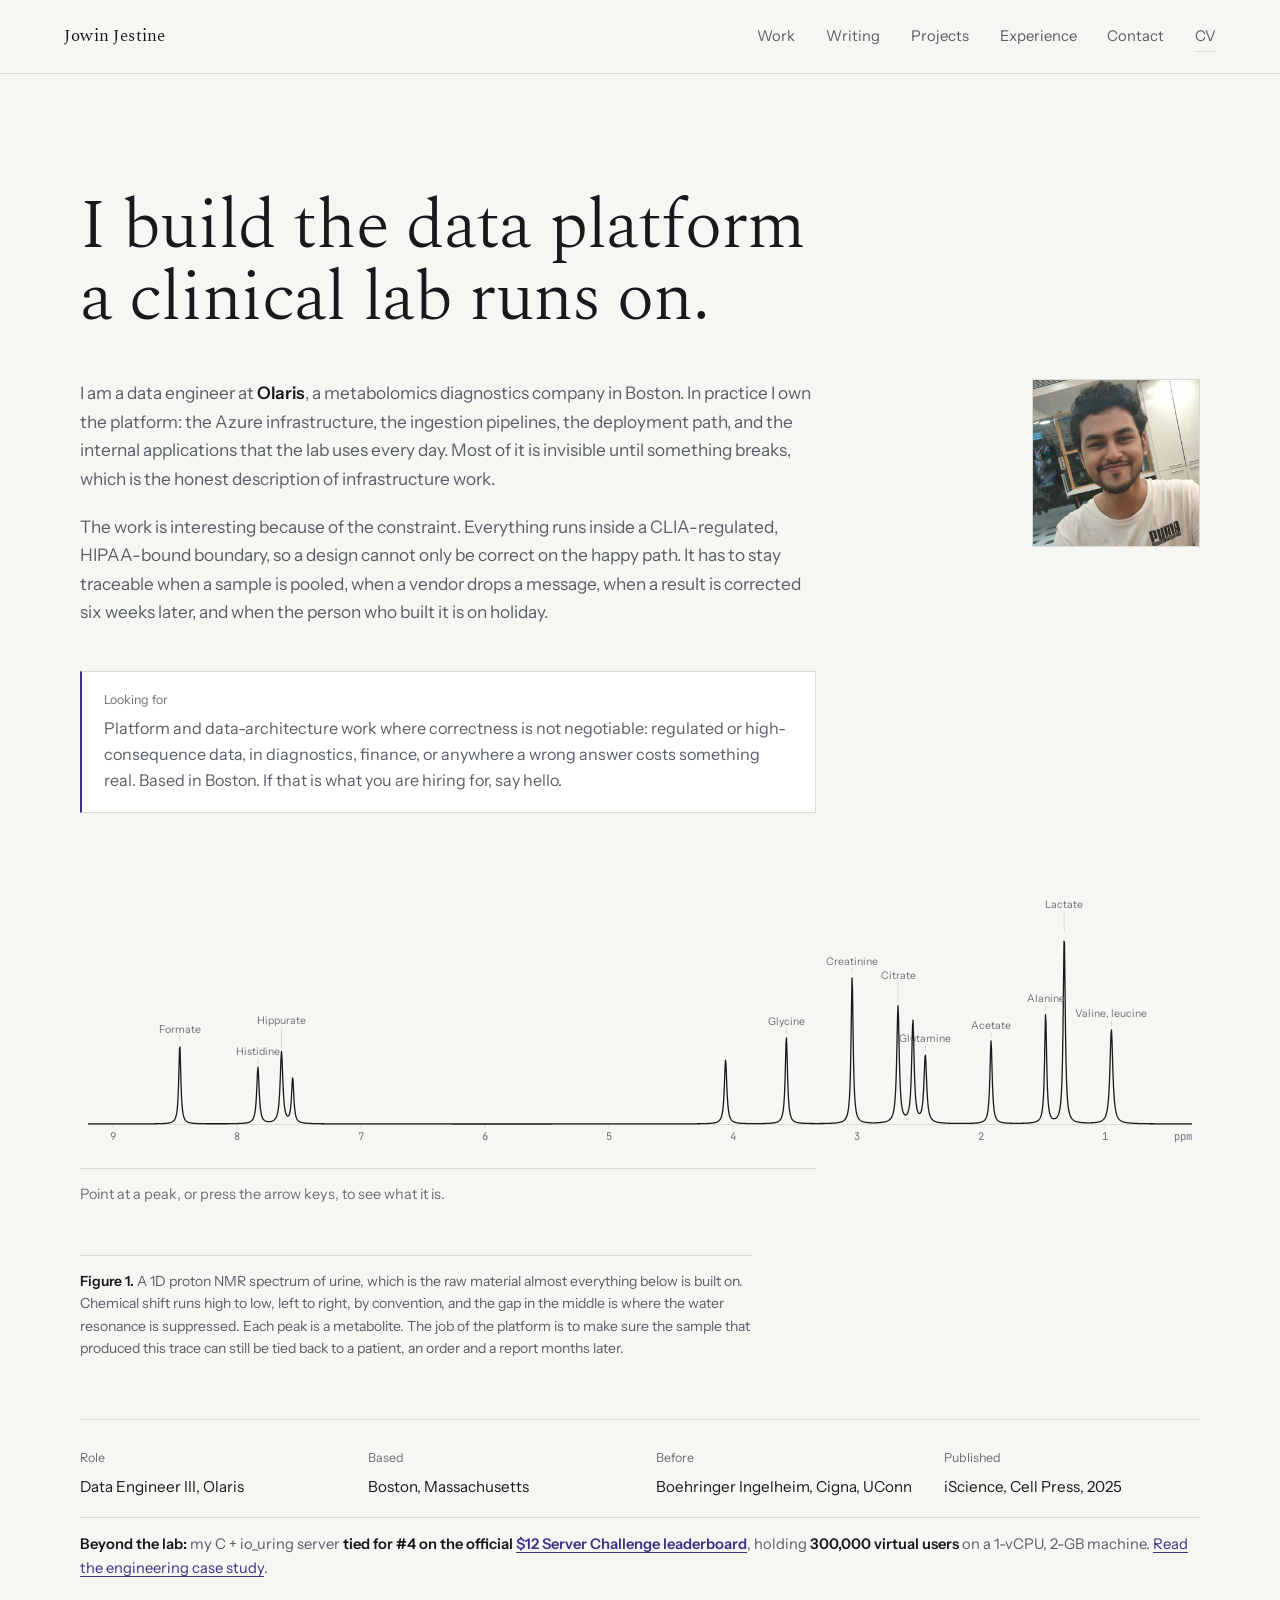
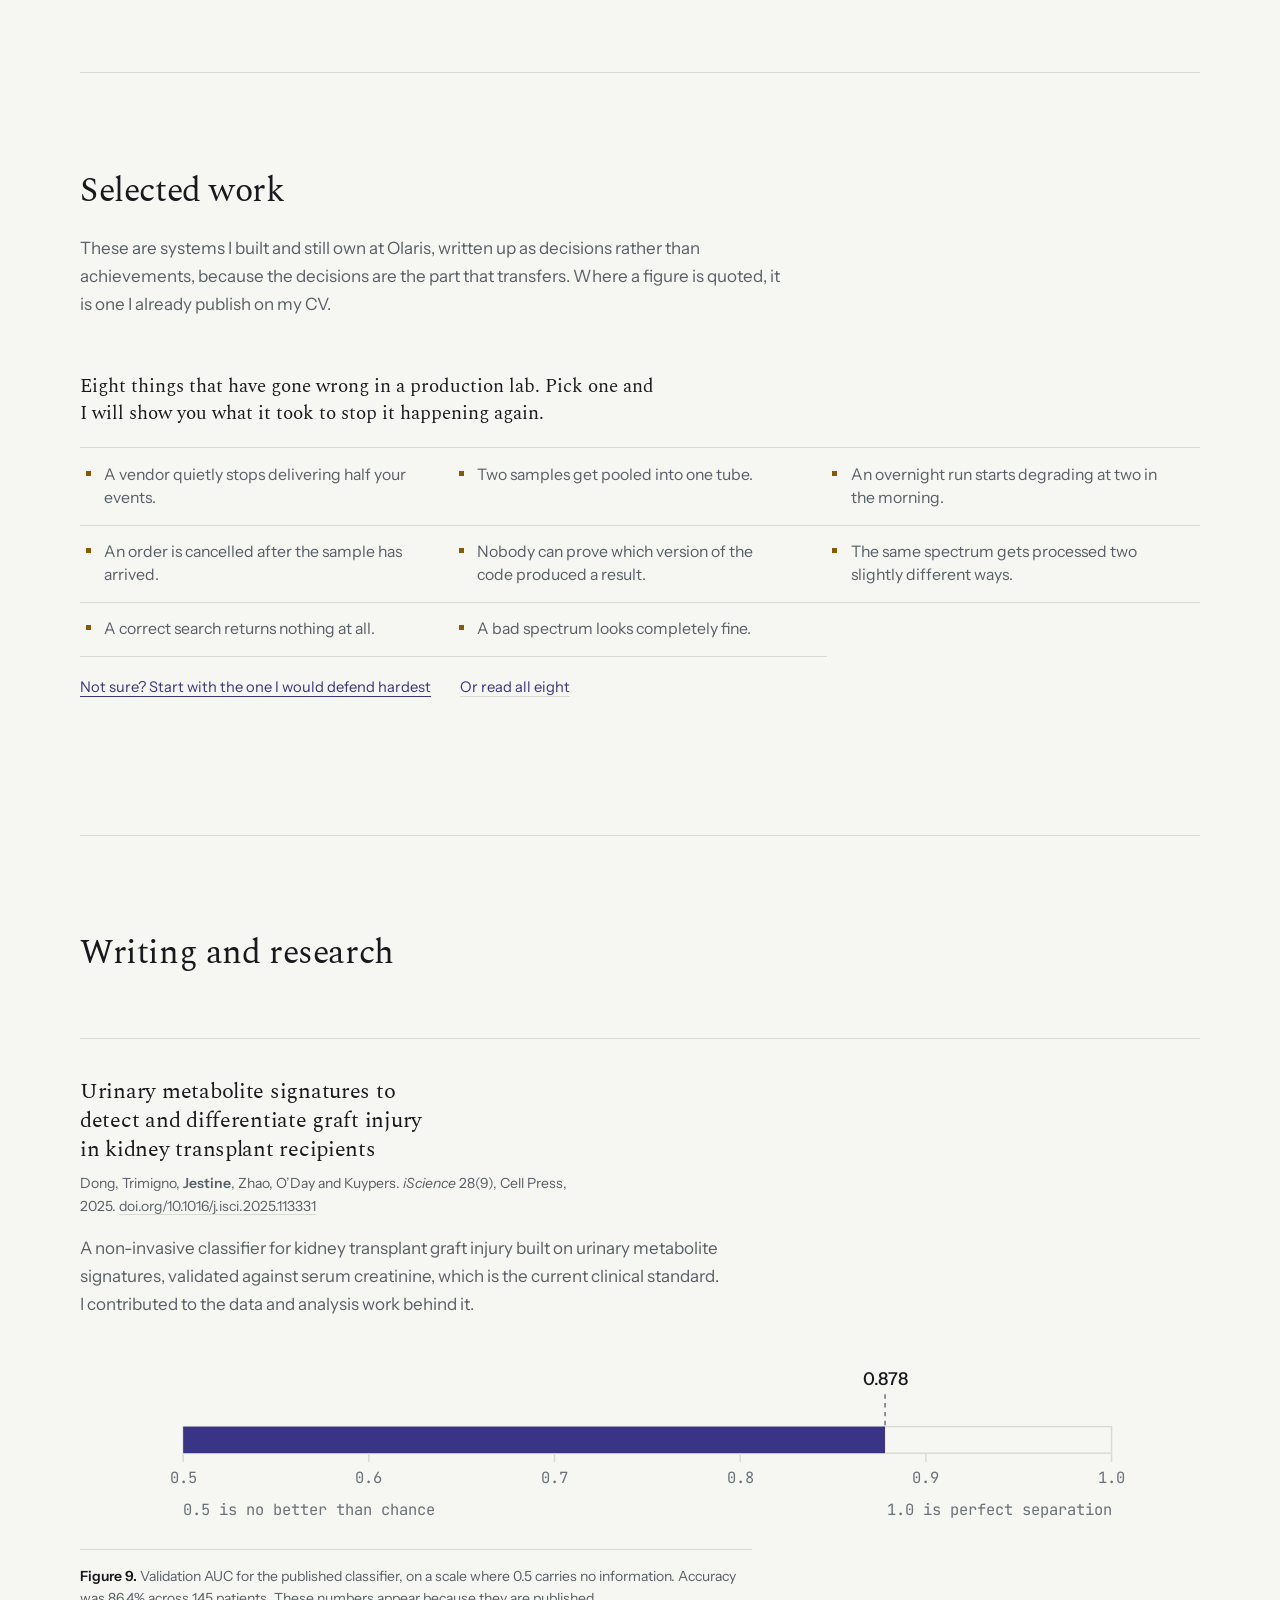
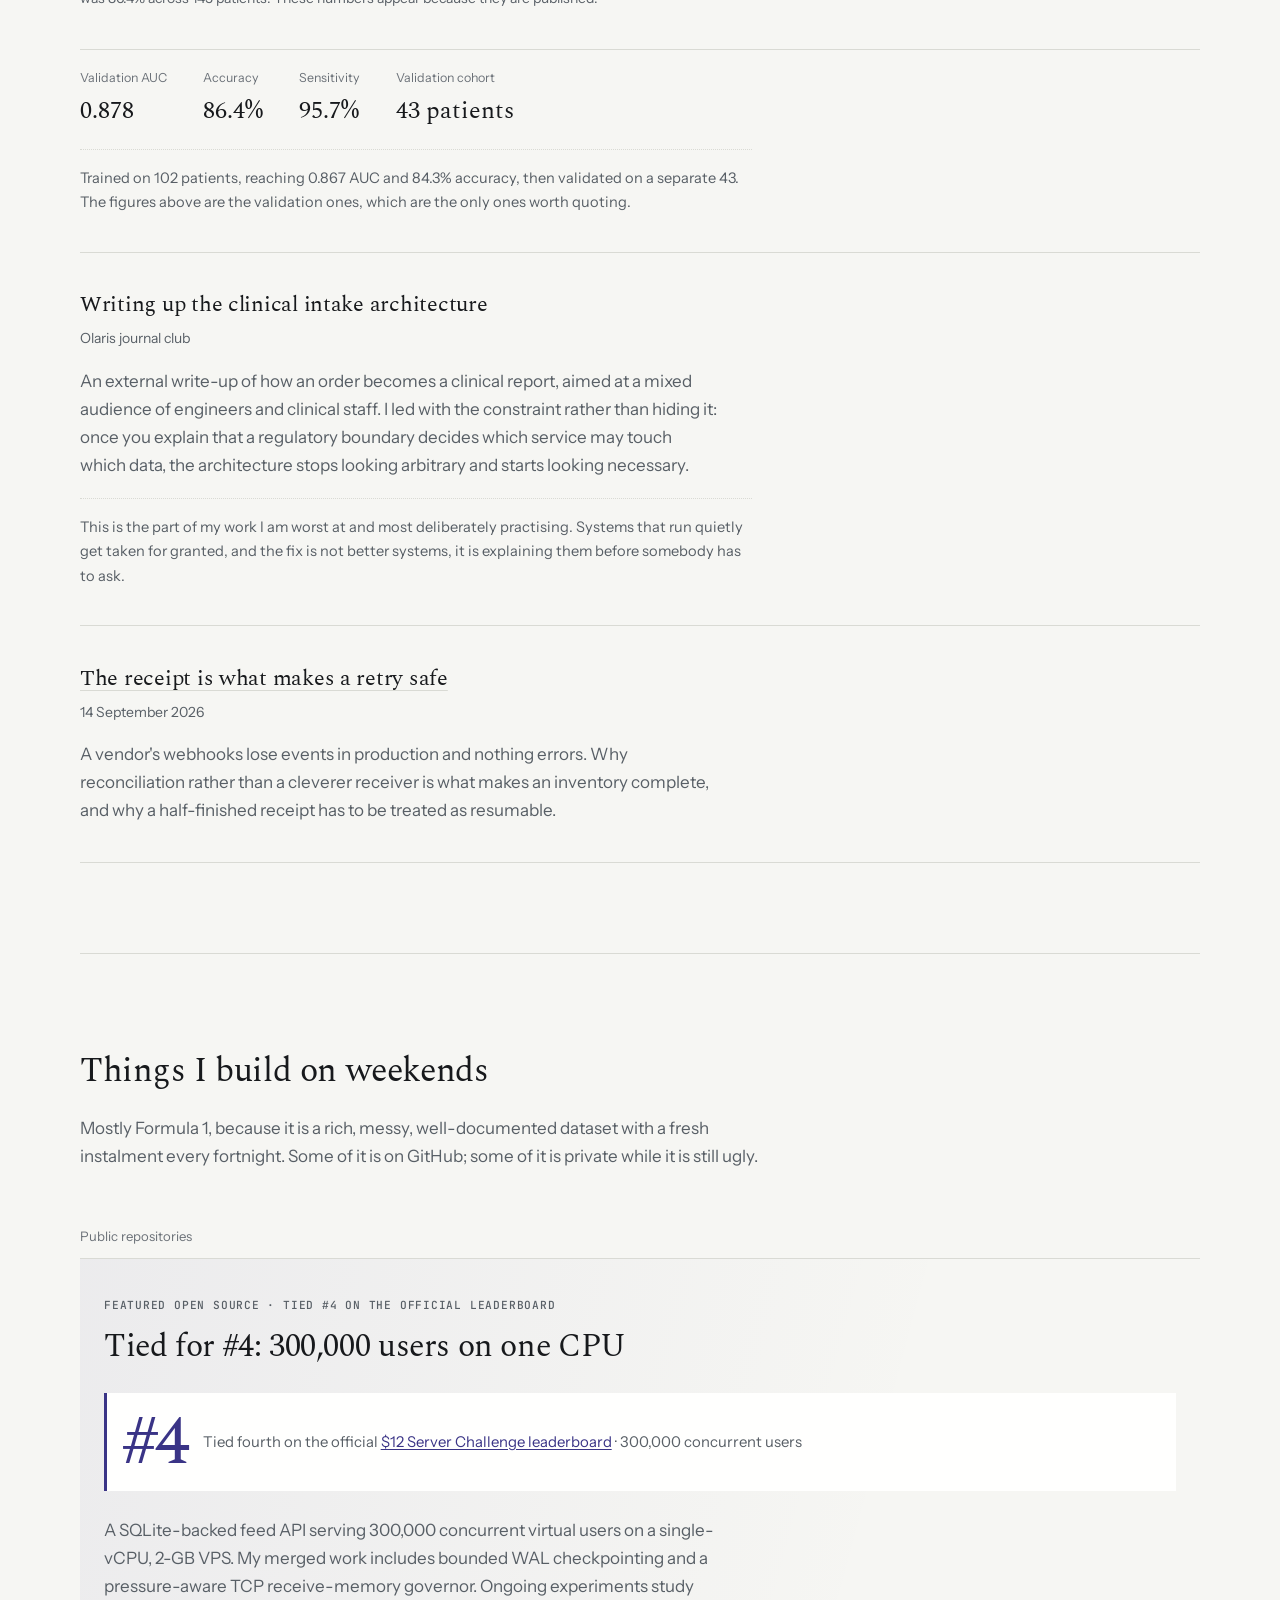
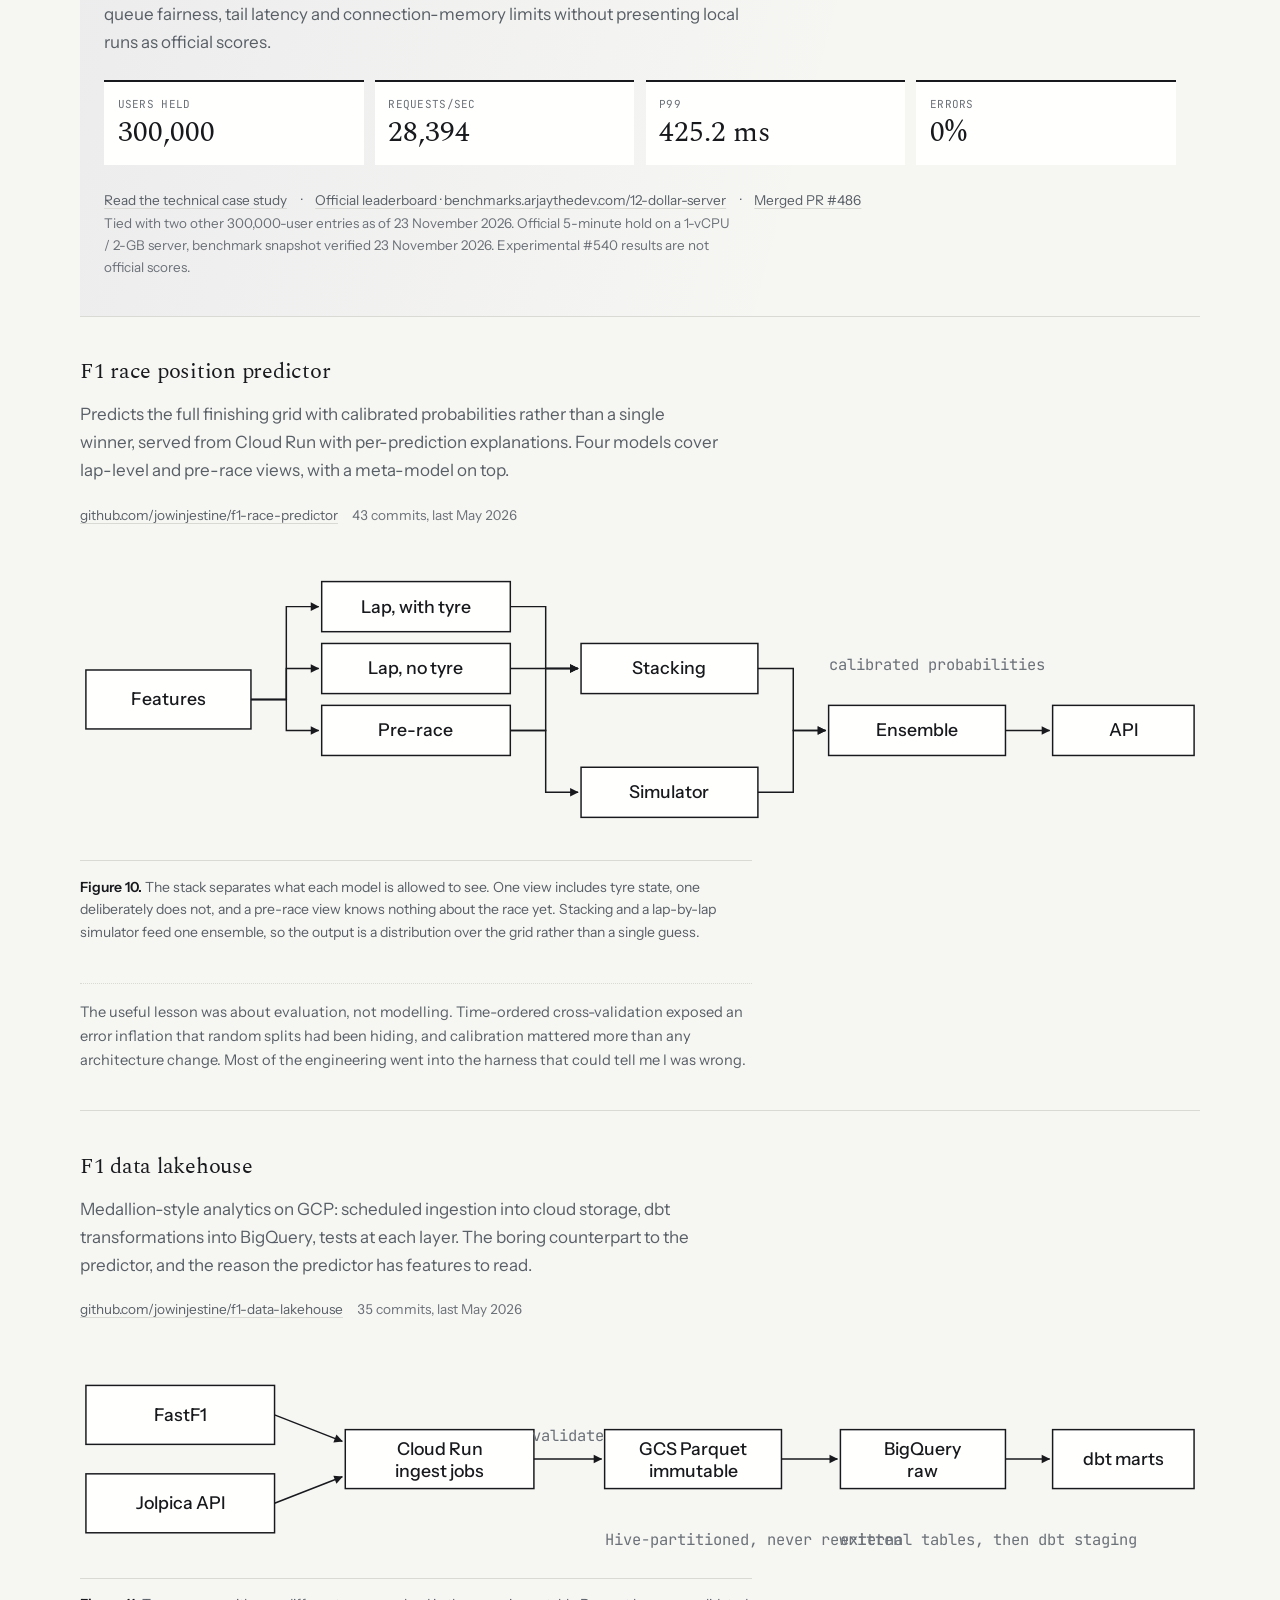
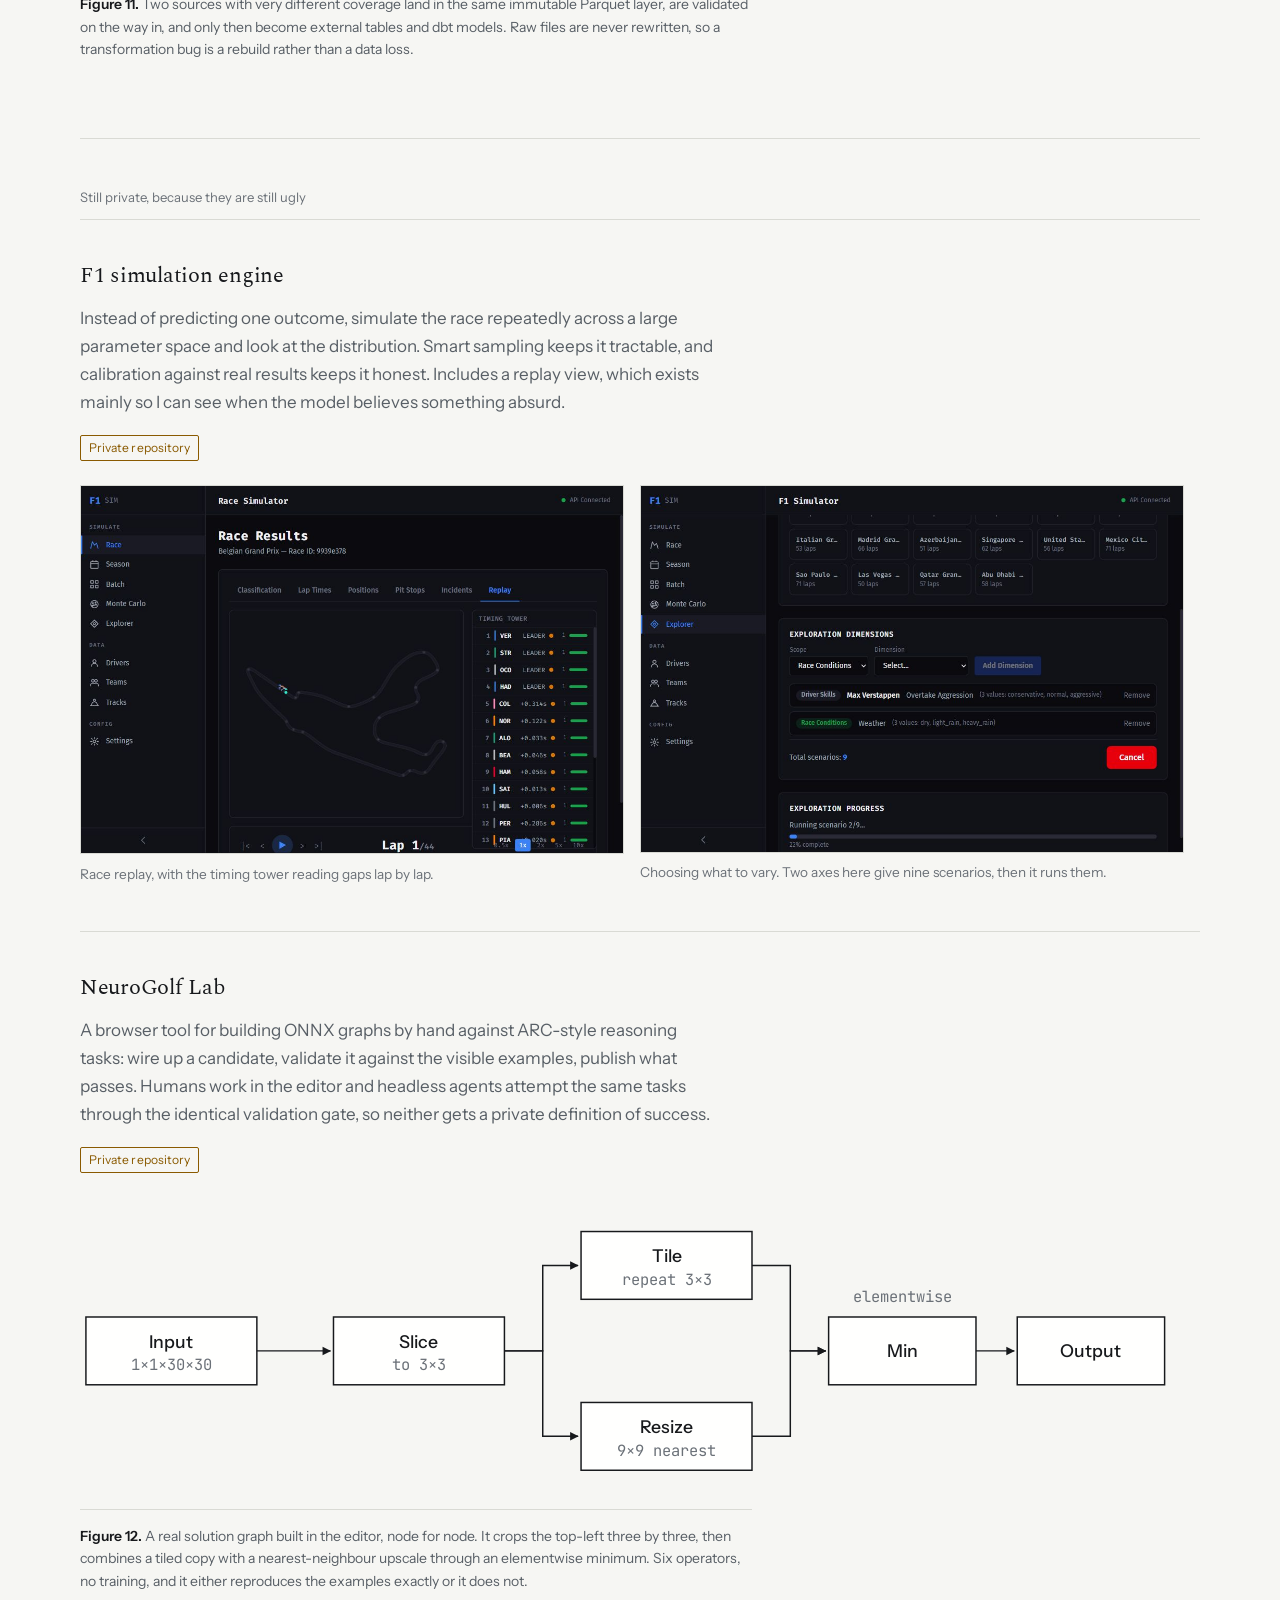
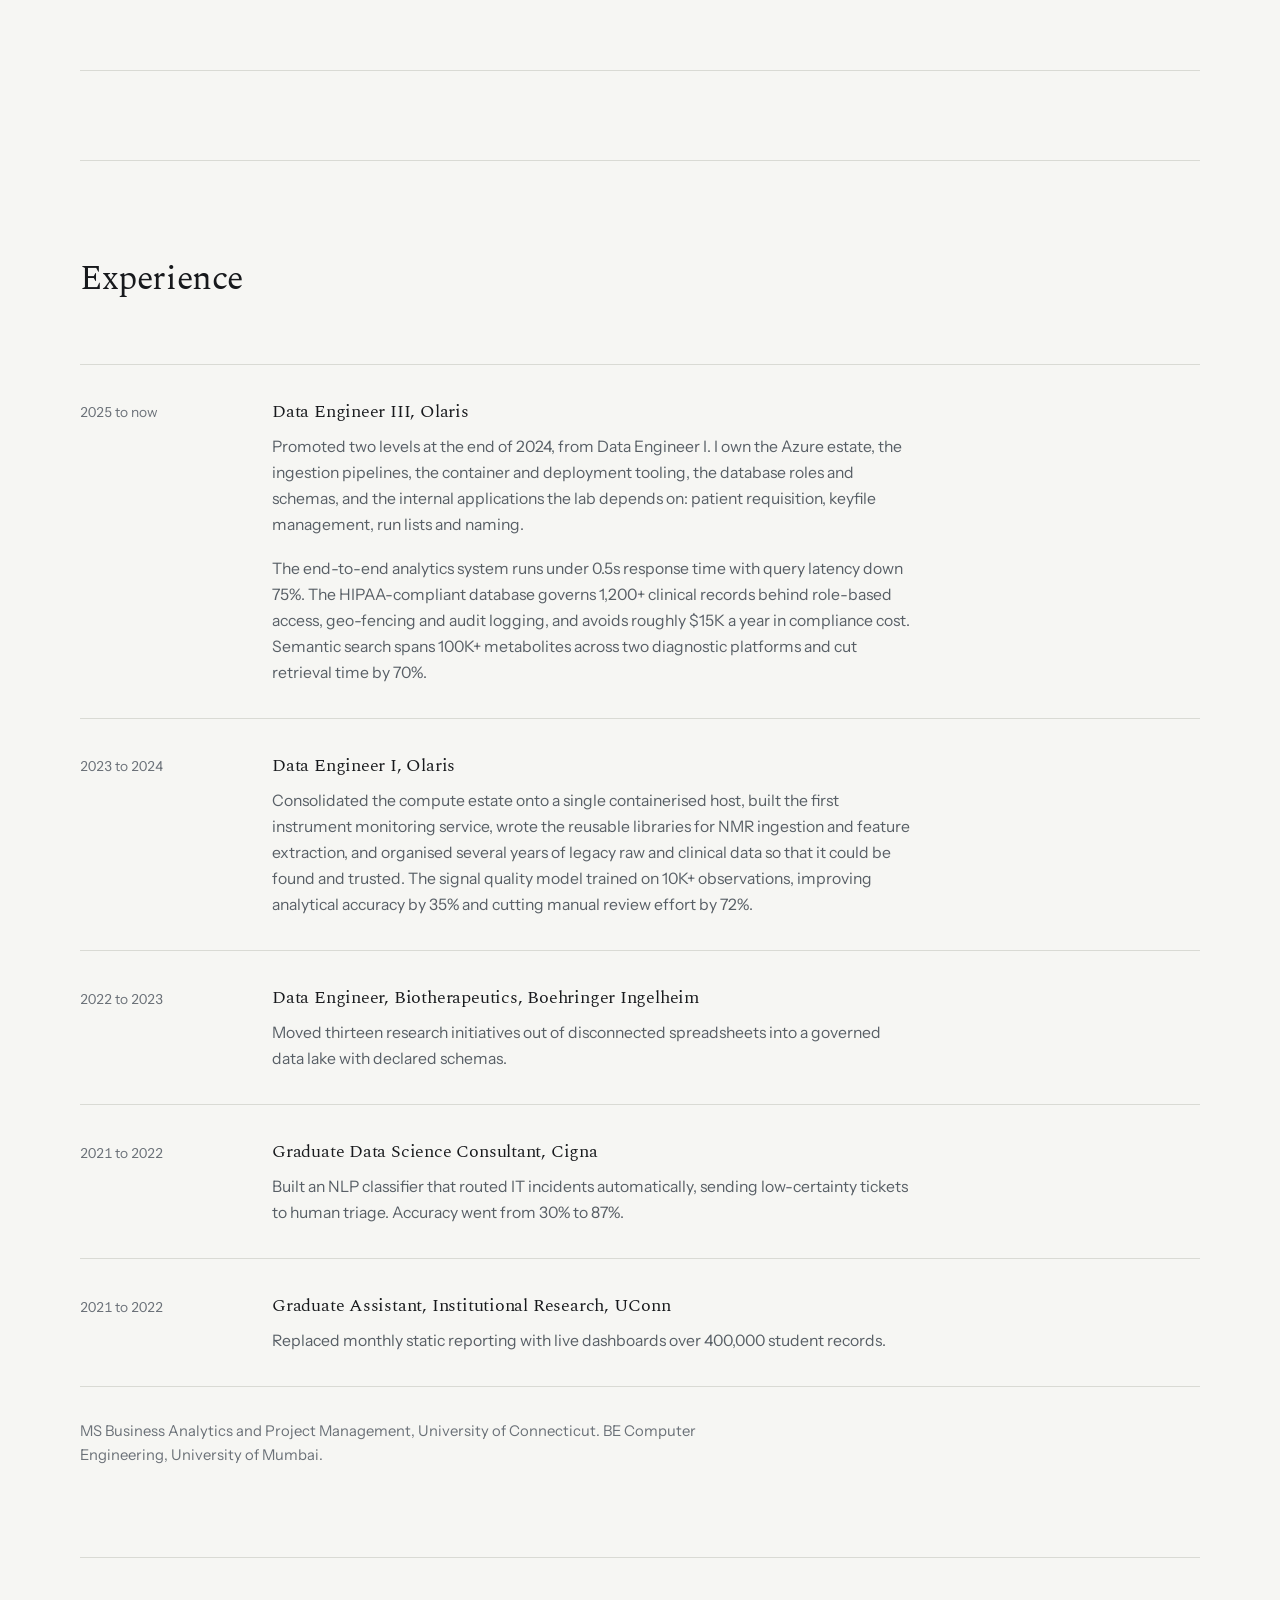
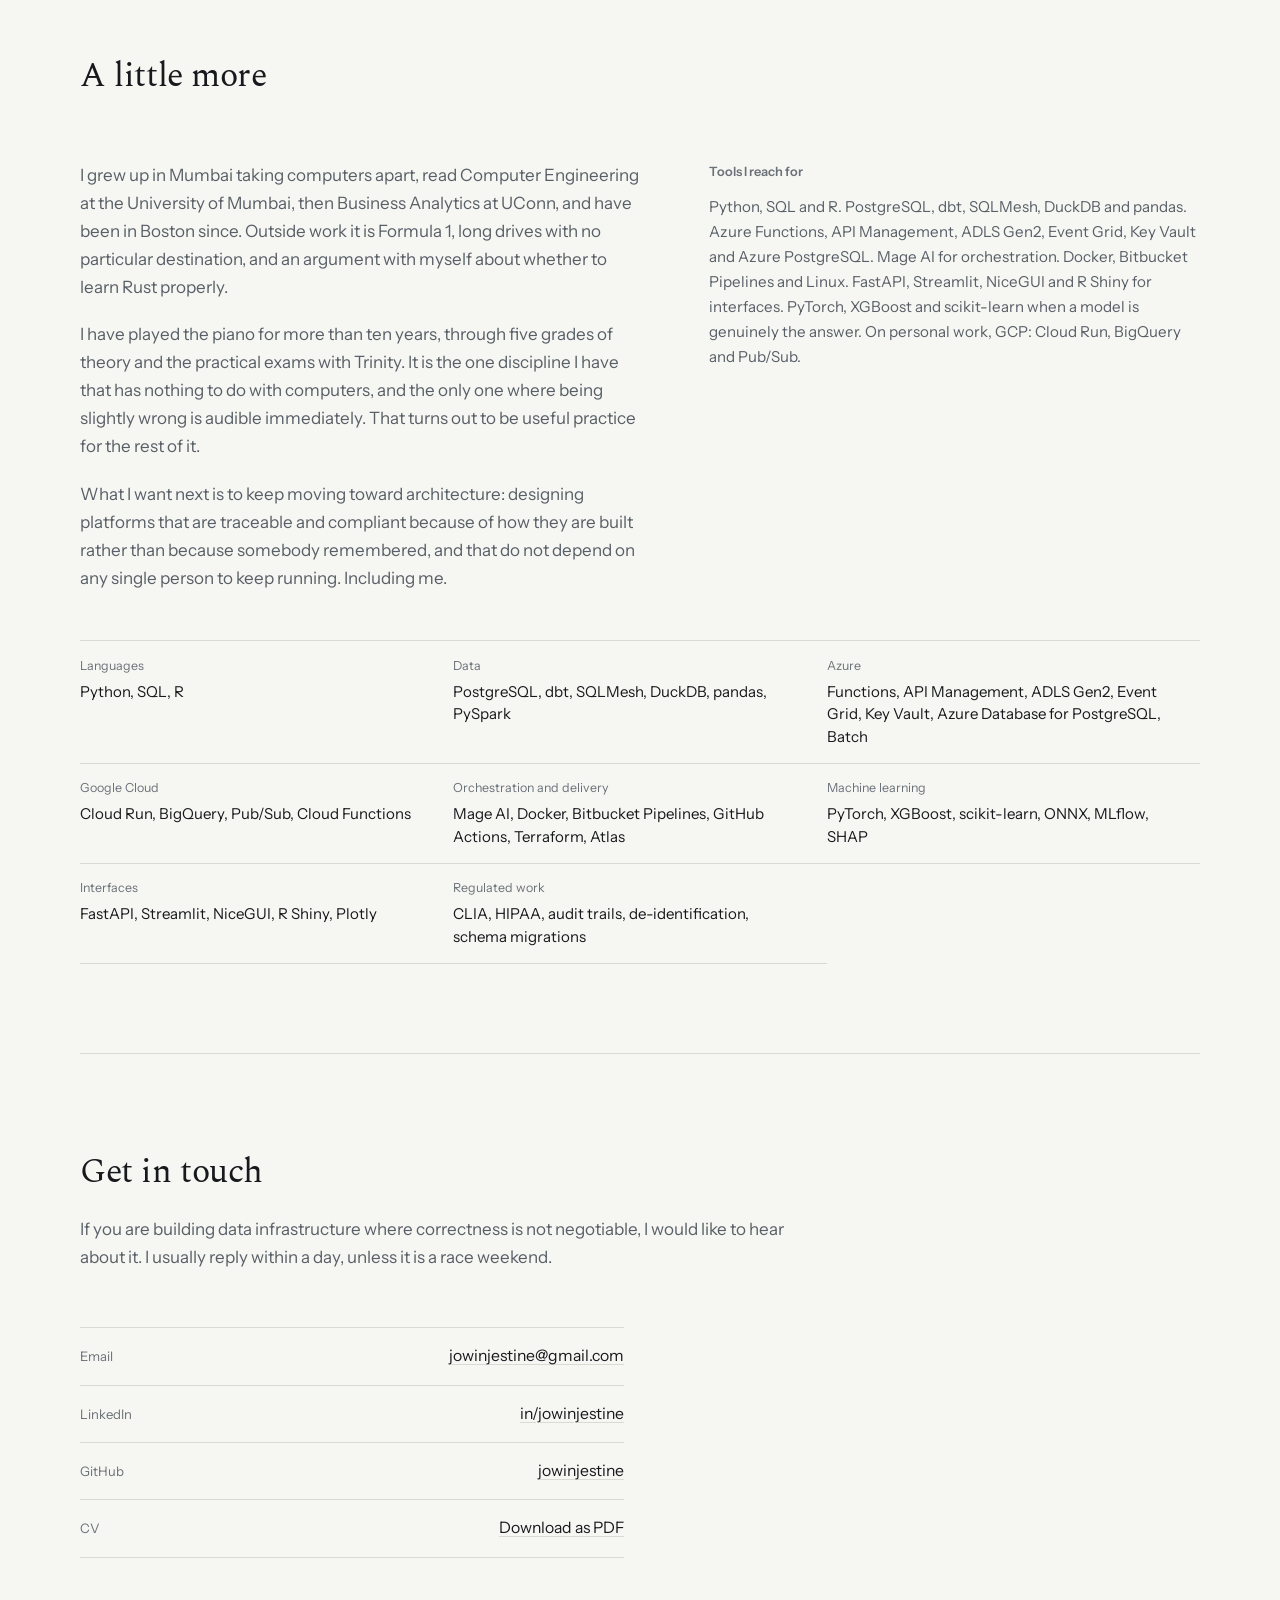
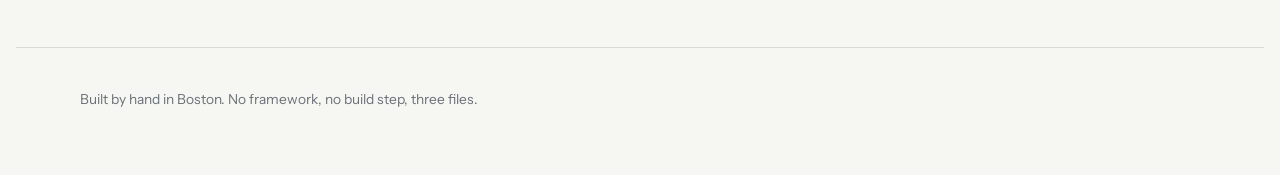
<file: index.html>
<!DOCTYPE html>
<html lang="en">
<head>
<meta charset="UTF-8" />
<meta name="viewport" content="width=device-width, initial-scale=1" />
<title>Jowin Jestine — data platform engineer</title>

<meta name="description" content="Jowin Jestine builds regulated diagnostics data platforms at Olaris and experiments with high-performance systems engineering. Case studies include scientific data traceability, instrument monitoring and a verified 300,000-user $12 server benchmark." />
<meta name="theme-color" content="#f6f6f3" />
<link rel="canonical" href="https://jowinjestine.github.io/" />
<link rel="icon" href="favicon.svg" type="image/svg+xml" />

<meta property="og:type" content="website" />
<meta property="og:url" content="https://jowinjestine.github.io/" />
<meta property="og:title" content="Jowin Jestine — data platform engineer" />
<meta property="og:description" content="I build the data platform a clinical lab runs on. Case studies on sample traceability, instrument monitoring, and engineering inside a regulated boundary." />
<meta property="og:image" content="https://jowinjestine.github.io/og-image.png" />
<meta property="og:image:type" content="image/png" />
<meta property="og:image:width" content="1200" />
<meta property="og:image:height" content="630" />
<meta property="og:image:alt" content="Jowin Jestine. I build the data platform a clinical lab runs on." />
<meta name="twitter:card" content="summary_large_image" />
<meta name="twitter:image" content="https://jowinjestine.github.io/og-image.png" />

<link rel="preconnect" href="https://fonts.googleapis.com" />
<link rel="preconnect" href="https://fonts.gstatic.com" crossorigin />
<link href="https://fonts.googleapis.com/css2?family=Spectral:ital,wght@0,300;0,400;0,600;1,400&family=Instrument+Sans:wght@400;500;600&family=JetBrains+Mono:wght@400&display=swap" rel="stylesheet" />
<link rel="stylesheet" href="styles.css?v=14" />
<link rel="stylesheet" href="projects/server-challenge.css?v=1" />

<script type="application/ld+json">
{
  "@context": "https://schema.org",
  "@type": "Person",
  "name": "Jowin Jestine",
  "jobTitle": "Data Engineer III",
  "worksFor": { "@type": "Organization", "name": "Olaris" },
  "url": "https://jowinjestine.github.io/",
  "image": "https://jowinjestine.github.io/images/jowin.jpg",
  "email": "mailto:jowinjestine@gmail.com",
  "address": {
    "@type": "PostalAddress",
    "addressLocality": "Boston",
    "addressRegion": "MA",
    "addressCountry": "US"
  },
  "alumniOf": [
    { "@type": "CollegeOrUniversity", "name": "University of Connecticut" },
    { "@type": "CollegeOrUniversity", "name": "University of Mumbai" }
  ],
  "sameAs": [
    "https://github.com/jowinjestine",
    "https://www.linkedin.com/in/jowinjestine"
  ],
  "knowsAbout": [
    "Data engineering", "Data platform architecture", "Azure", "PostgreSQL",
    "Python", "SQL", "dbt", "Docker", "CLIA compliance", "HIPAA",
    "NMR metabolomics", "Machine learning"
  ]
}
</script>
</head>
<body>

<a class="skip" href="#main">Skip to content</a>

<svg width="0" height="0" aria-hidden="true" focusable="false" style="position:absolute">
  <defs>
    <marker id="ar" viewBox="0 0 9 9" refX="8" refY="4.5" markerWidth="6.5" markerHeight="6.5" orient="auto-start-reverse">
      <path d="M0.5,0.5 L8.5,4.5 L0.5,8.5 z" fill="context-stroke" stroke="none"/>
    </marker>
  </defs>
</svg>

<header class="masthead">
  <a class="wordmark" href="#top">Jowin&nbsp;Jestine</a>
  <nav aria-label="Sections">
    <a href="#work">Work</a>
    <a href="#writing">Writing</a>
    <a href="#projects">Projects</a>
    <a href="#experience">Experience</a>
    <a href="#contact">Contact</a>
    <a href="Jowin%20Jestine%20-%20Resume.pdf" class="nav-cv" download>CV</a>
  </nav>
</header>

<main id="main">

  <!-- ══════════════ INTRO ══════════════ -->
  <section id="top" class="intro">
    <h1>I build the data platform a clinical lab runs on.</h1>

    <div class="intro-body">
      <div class="intro-text">
      <p class="lede">
      I am a data engineer at <strong>Olaris</strong>, a metabolomics diagnostics company in
      Boston. In practice I own the platform: the Azure infrastructure, the ingestion
      pipelines, the deployment path, and the internal applications that the lab uses every
      day. Most of it is invisible until something breaks, which is the honest description
      of infrastructure work.
    </p>

    <p class="lede">
      The work is interesting because of the constraint. Everything runs inside a
      CLIA-regulated, HIPAA-bound boundary, so a design cannot only be correct on the happy
      path. It has to stay traceable when a sample is pooled, when a vendor drops a message,
      when a result is corrected six weeks later, and when the person who built it is on
      holiday.
    </p>
      </div>
      <figure class="portrait">
        <img src="images/jowin.jpg" width="560" height="560" alt="Jowin Jestine" />
      </figure>
    </div>

    <p class="seeking">
      <span>Looking for</span>
      Platform and data-architecture work where correctness is not negotiable: regulated or
      high-consequence data, in diagnostics, finance, or anywhere a wrong answer costs
      something real. Based in Boston. If that is what you are hiring for,
      <a href="mailto:jowinjestine@gmail.com">say hello</a>.
    </p>

    <figure class="spectrum-figure">
      <canvas id="spectrum" width="1200" height="300" tabindex="0" role="img"
              aria-label="An interactive one-dimensional proton NMR spectrum of urine. Point at a peak, or use the left and right arrow keys, to read what each metabolite is."></canvas>
      <div class="readout" id="readout" aria-live="polite">
        <p class="readout-hint">Point at a peak, or press the arrow keys, to see what it is.</p>
      </div>
      <figcaption>
        <b>Figure 1.</b> A 1D proton NMR spectrum of urine, which is the raw material almost
        everything below is built on. Chemical shift runs high to low, left to right, by
        convention, and the gap in the middle is where the water resonance is suppressed.
        Each peak is a metabolite. The job of the platform is to make sure the sample that
        produced this trace can still be tied back to a patient, an order and a report
        months later.
      </figcaption>
    </figure>

    <dl class="facts">
      <div><dt>Role</dt><dd>Data Engineer III, Olaris</dd></div>
      <div><dt>Based</dt><dd>Boston, Massachusetts</dd></div>
      <div><dt>Before</dt><dd>Boehringer Ingelheim, Cigna, UConn</dd></div>
      <div><dt>Published</dt><dd>iScience, Cell Press, 2025</dd></div>
    </dl>

    <p class="challenge-intro-link"><strong>Beyond the lab:</strong> my C + io_uring server <strong>tied for #4 on the official <a href="https://benchmarks.arjaythedev.com/12-dollar-server">$12 Server Challenge leaderboard</a></strong>, holding <strong>300,000 virtual users</strong> on a 1-vCPU, 2-GB machine. <a href="/projects/twelve-dollar-server.html">Read the engineering case study</a>.</p>
  </section>

  <!-- ══════════════ WORK ══════════════ -->
  <section id="work">
    <div class="section-head">
      <h2>Selected work</h2>
      <p>
        These are systems I built and still own at Olaris, written up as decisions rather
        than achievements, because the decisions are the part that transfers. Where a figure
        is quoted, it is one I already publish on my CV.
      </p>
    </div>

    <div class="failures">
      <p class="failures-lead">Eight things that have gone wrong in a production lab. Pick one and I will show you what it took to stop it happening again.</p>
      <ul class="failure-list">
        <li><button type="button" data-case="case-inventory">A vendor quietly stops delivering half your events.</button></li>
        <li><button type="button" data-case="case-identifiers">Two samples get pooled into one tube.</button></li>
        <li><button type="button" data-case="case-monitoring">An overnight run starts degrading at two in the morning.</button></li>
        <li><button type="button" data-case="case-intake">An order is cancelled after the sample has arrived.</button></li>
        <li><button type="button" data-case="case-delivery">Nobody can prove which version of the code produced a result.</button></li>
        <li><button type="button" data-case="case-processing">The same spectrum gets processed two slightly different ways.</button></li>
        <li><button type="button" data-case="case-search">A correct search returns nothing at all.</button></li>
        <li><button type="button" data-case="case-quality">A bad spectrum looks completely fine.</button></li>
      </ul>
      <p class="failures-foot">
        <button type="button" class="start-here" data-case="case-identifiers">Not sure? Start with the one I would defend hardest</button>
        <button type="button" class="show-all">Or read all eight</button>
      </p>
    </div>

    <!-- 1 ─────────────────────────────── -->
    <article class="entry" id="case-inventory">
      <h3>Sample inventory that does not trust the webhook</h3>
      <p class="entry-line">
        Keeping a PostgreSQL inventory in step with the lab's electronic notebook, given a
        vendor webhook that loses messages in production.
      </p>
      <p class="entry-meta"><span class="tag ok">In production</span> <span class="when">2026</span> Azure Functions, Storage Queues, PostgreSQL, ADLS Gen2</p>
      <p class="hook">The vendor&rsquo;s webhooks lose events in production. Nothing errors, so the database quietly stops matching the freezer.</p>
      <figure class="fig" data-step="0">
        <svg viewBox="0 0 760 240" role="img" style="min-width:560px" aria-label="Two paths write the same records. The dashed webhook is fast and unreliable; the scheduled reconciliation is slower and complete. Step through it to see why losing an event only delays a row."><rect class="b" x="4" y="40" width="100" height="44" data-s="1 2 3"/><text class="t" x="54" y="66" data-s="1 2 3">Lab notebook</text><rect class="b" x="168" y="40" width="100" height="44" data-s="1"/><text class="t" x="218" y="66" data-s="1">Receiver</text><rect class="b" x="332" y="40" width="100" height="44" data-s="1 3"/><text class="t" x="382" y="66" data-s="1 3">Queue</text><rect class="b" x="496" y="40" width="100" height="44" data-s="1 3"/><text class="t" x="546" y="66" data-s="1 3">Processor</text><rect class="b" x="660" y="40" width="100" height="44" data-s="1 3"/><text class="t" x="710" y="66" data-s="1 3">PostgreSQL</text><rect class="b" x="168" y="180" width="100" height="44" data-s="3"/><text class="t" x="218" y="206" data-s="3">Reconciler</text><rect class="b" x="496" y="180" width="100" height="44" data-s="1 3"/><text class="t" x="546" y="206" data-s="1 3">Object store</text><line class="e dash" x1="104" y1="62" x2="166" y2="62" data-s="1 2"/><text class="l" x="136" y="49" data-s="1 2">lossy</text><line class="e" x1="268" y1="62" x2="330" y2="62" data-s="1"/><text class="l" x="300" y="49" data-s="1">enqueue</text><line class="e" x1="432" y1="62" x2="494" y2="62" data-s="1 3"/><text class="l" x="464" y="49" data-s="1 3">dequeue</text><line class="e" x1="596" y1="62" x2="658" y2="62" data-s="1 3"/><text class="l" x="628" y="49" data-s="1 3">on change</text><polyline class="e" points="54,84 54,202 166,202" data-s="3"/><text class="l ls" x="62" y="140" data-s="3">scheduled poll</text><polyline class="e" points="268,202 382,202 382,86" data-s="3"/><text class="l" x="325" y="222" data-s="3">backfill missing</text><line class="e" x1="546" y1="84" x2="546" y2="178" data-s="1 3"/><text class="l ls" x="554" y="140" data-s="1 3">archive raw payload</text></svg>
        <div class="steps">
            <button type="button" data-step="1" data-note="The event is received, queued and written. Nothing about this path is guaranteed." aria-pressed="false">A webhook arrives</button>
            <button type="button" data-step="2" data-note="It simply never arrives. No error is raised, and nothing downstream runs." aria-pressed="false">The webhook is lost</button>
            <button type="button" data-step="3" data-note="The scheduled poll finds what is missing and enqueues it through the same path a webhook uses." aria-pressed="false">Reconciliation runs</button>
        </div>
        <p class="step-note" aria-live="polite"></p>
        <figcaption><b>Figure 2.</b> Two paths write the same records. The dashed webhook is fast and unreliable; the scheduled reconciliation is slower and complete. Step through it to see why losing an event only delays a row.</figcaption>
      </figure>

      <details>
        <summary><span>How it stops trusting the webhook</span></summary>
        <div class="case">
          <h4>The problem</h4>
          <p>
            The lab's inventory lives in an electronic lab notebook. Our database needs to
            reflect it closely enough that a scientist can trust a query instead of walking
            to a freezer. The vendor offers webhooks, and the obvious design is to receive
            each event and write it down.
          </p>
          <p>
            That design fails quietly. In production, a measurable share of webhook
            deliveries never arrive. Nothing errors. The database simply drifts from
            reality, and the first symptom is somebody being told a sample exists when it
            does not. A system that is wrong but confident is worse than one that is
            visibly down.
          </p>

          

          <h4>What I decided, and why</h4>

          <h5>Treat webhook delivery as a hint, not as the source of truth</h5>
          <p>
            The receiver's only job is to accept the payload, put it on a queue, and return
            immediately. It does no parsing and no business logic, so a malformed or
            surprising payload cannot cost us the event. Correctness moved out of the
            request path entirely, which also means the vendor's retry behaviour stops
            being our problem.
          </p>

          <h5>Reconcile on a schedule instead of hoping for completeness</h5>
          <p>
            Because delivery cannot be relied on, a scheduled job walks the notebook's
            API over a look-back window and compares it against what we hold. Anything
            missing is pulled in. This is the part that turns completeness from a hope into a
            property: the steady state is correct even if every webhook in a window is lost.
          </p>
          <p>
            A second scheduled job does a different thing, and keeping them separate matters.
            Reconciliation asks &ldquo;is anything missing?&rdquo;. Change detection asks
            &ldquo;has anything I already hold been edited?&rdquo;. Those questions have
            different look-back windows and different costs, and a single job doing both ends
            up doing neither well.
          </p>

          <h5>Detect change by hashing fields, not by trusting timestamps</h5>
          <p>
            Reconciliation naively implemented would rewrite everything on every pass, which
            destroys any useful audit history and makes real changes impossible to see. Each
            record's meaningful fields are hashed, so a pass can tell the difference between
            “seen again” and “actually changed”, and only genuine changes are written.
          </p>

          <h5>Give every event a receipt, and make the receipt the source of safety</h5>
          <p>
            Each event gets a row recording where it is: queued, processing, or finished. That
            row is what makes reprocessing safe, because the same event arriving twice finds
            its own receipt rather than creating a second sample.
          </p>
          <p>
            The subtle case is a crash halfway through. The queue makes the message visible
            again after a timeout, and the receipt is still sitting in <em>processing</em>.
            Matching that state, rather than only matching untouched work, is what lets the
            retry resume instead of quietly discarding the message. Treating a
            half-finished receipt as if it were finished is the bug that would be hardest to
            notice.
          </p>

          <figure class="fig" data-step="0">
        <svg viewBox="0 0 760 186" role="img" style="min-width:560px" aria-label="Every event gets a receipt row, and the row is what makes reprocessing safe. The third step is the one worth reading: a half-finished receipt has to be recognised as resumable."><rect class="b" x="4" y="66" width="132" height="46" data-s="1 2 3"/><text class="t" x="70" y="93" data-s="1 2 3">Received</text><rect class="b" x="196" y="66" width="132" height="46" data-s="1 2 3"/><text class="t" x="262" y="93" data-s="1 2 3">Queued</text><rect class="b" x="388" y="66" width="132" height="46" data-s="1 2 3"/><text class="t" x="454" y="93" data-s="1 2 3">Processing</text><rect class="b" x="580" y="66" width="132" height="46" data-s="1 3"/><text class="t" x="646" y="93" data-s="1 3">Done</text><line class="e" x1="136" y1="89" x2="194" y2="89" data-s="1 2 3"/><line class="e" x1="328" y1="89" x2="386" y2="89" data-s="1 2 3"/><line class="e" x1="520" y1="89" x2="578" y2="89" data-s="1 3"/><polyline class="e wait" points="490,112 490,150 418,150 418,114" data-s="3"/><text class="l ls" x="4" y="176">the receipt is what a retry matches on</text></svg>
        <div class="steps">
            <button type="button" data-step="1" data-note="The receipt moves from queued to processing to done, once." aria-pressed="false">Normal run</button>
            <button type="button" data-step="2" data-note="The receipt is left sitting in processing. The work is unfinished and nothing has been lost yet." aria-pressed="false">The function crashes</button>
            <button type="button" data-step="3" data-note="The retry matches the receipt still in processing and resumes, rather than treating it as finished or starting a duplicate." aria-pressed="false">The queue redelivers</button>
        </div>
        <p class="step-note" aria-live="polite"></p>
        <figcaption><b>Figure 3.</b> Every event gets a receipt row, and the row is what makes reprocessing safe. The third step is the one worth reading: a half-finished receipt has to be recognised as resumable.</figcaption>
      </figure>

          <h5>Archive the raw payload before interpreting it</h5>
          <p>
            Every payload lands in object storage exactly as received, before any parsing.
            When a mapping turns out to be wrong months later, the original is still
            there, and there is an endpoint that feeds archived payloads back through the same
            processing path to rebuild the history. Parsing logic is the thing most likely to
            be wrong; the raw event is the thing least likely to be.
          </p>

          <h4>What this guarantees</h4>
          <ul class="guarantees">
            <li>Inventory converges on the notebook even during a total webhook outage.</li>
            <li>A lost message delays a row. It does not silently lose one.</li>
            <li>Audit history shows real changes, not reconciliation noise.</li>
            <li>A parsing mistake is recoverable, because the raw event was never discarded.</li>
          </ul>

          <h4>What I would tell someone starting this</h4>
          <p>
            The instinct is to make the receiver clever: validate, deduplicate, retry. That
            is effort spent in the one place that cannot be made reliable, because you do not
            control the sender. Put the cleverness in reconciliation, keep the receiver
            boring, and the whole system gets easier to reason about.
          </p>
        </div>
      </details>
      <p class="entry-back"><button type="button" class="back-to-list">Back to the list</button></p>
    </article>

    <!-- 2 ─────────────────────────────── -->
    <article class="entry" id="case-identifiers">
      <h3>Identifiers that survive the exceptions</h3>
      <p class="entry-line">
        A traceability model where formal identifiers, not names typed by hand, carry the
        link from patient to sample to spectrum to report.
      </p>
      <p class="entry-meta"><span class="tag wait">Moving into production</span> <span class="when">2026</span> PostgreSQL, ADLS Gen2, Python, system design</p>
      <p class="hook">When an identifier is missing, people put the meaning in the name field. That is the one field nobody can enforce.</p>
      <figure class="fig">
        <svg viewBox="0 0 760 190" role="img" style="min-width:560px" aria-label="Every edge is a recorded relationship rather than a naming convention. A pooled sample has two parents, a research sample has no patient, and a processed spectrum points back at the acquisition it came from. None of those cases needs a workaround."><rect class="b" x="6" y="24" width="118" height="42"/><text class="t" x="65" y="49">Patient</text><rect class="b" x="160" y="24" width="118" height="42"/><text class="t" x="219" y="49">Order</text><rect class="b" x="314" y="24" width="118" height="42"/><text class="t" x="373" y="49">Sample</text><rect class="b" x="468" y="24" width="118" height="42"/><text class="t" x="527" y="49">Aliquot</text><rect class="b" x="622" y="24" width="118" height="42"/><text class="t" x="681" y="49">Spectrum</text><rect class="b" x="160" y="124" width="118" height="42"/><text class="t" x="219" y="142">Research</text><text class="t" x="219" y="157">sample</text><rect class="b" x="314" y="124" width="118" height="42"/><text class="t" x="373" y="142">Pooled</text><text class="t" x="373" y="157">sample</text><rect class="b" x="622" y="124" width="118" height="42"/><text class="t" x="681" y="142">Processed</text><text class="t" x="681" y="157">spectrum</text><line class="e" x1="124" y1="45" x2="158" y2="45"/><line class="e" x1="278" y1="45" x2="312" y2="45"/><line class="e" x1="432" y1="45" x2="466" y2="45"/><line class="e" x1="586" y1="45" x2="620" y2="45"/><line class="e" x1="278" y1="145" x2="312" y2="145"/><polyline class="e" points="373,66 373,122"/><polyline class="e" points="681,66 681,122"/><text class="l" x="381" y="98">parent of</text><text class="l" x="689" y="98">derived from</text></svg>
        <figcaption><b>Figure 4.</b> Every edge is a recorded relationship rather than a naming convention. A pooled sample has two parents, a research sample has no patient, and a processed spectrum points back at the acquisition it came from. None of those cases needs a workaround.</figcaption>
      </figure>

      <details>
        <summary><span>How the identifier model works</span></summary>
        <div class="case">
          <h4>The problem</h4>
          <p>
            Clinical and research workflows had grown up with separate identifier schemes.
            Some entities had no identifier at all: a processed spectrum, for instance, could
            not be named in a way that distinguished it from the raw acquisition it came
            from.
          </p>
          <p>
            Where identifiers were missing, names filled the gap. Names are typed by people,
            under time pressure, in several systems, with no enforcement. So meaning migrated
            into the one field guaranteed to be inconsistent. This is a slow failure: nothing
            crashes, workarounds become standard practice, and traceability quietly becomes
            partial instead of guaranteed.
          </p>

          

          <h4>What I decided, and why</h4>

          <h5>Identifiers are the system of record; names are a convenience</h5>
          <p>
            Names stay, because people need to read something human. But nothing downstream
            is allowed to depend on them. Every relationship that matters is expressed as a
            key and a row, which means traceability stops degrading as volume grows and as
            more people touch the data.
          </p>

          <h5>A parent-and-child graph, not a linear chain</h5>
          <p>
            The tempting model is a chain: patient, order, sample, aliquot. It breaks on the
            first pooled sample, and again on the first research sample with no patient, and
            again on a rerun. A parent-and-child relationship at the inventory level absorbs
            pools, splits, reruns and collaborator material without asking the lab to change
            how they work. The model bends so that the people do not have to.
          </p>

          <h5>Design the whole architecture, then deliver it in phases</h5>
          <p>
            It would have been faster to ship an identifier registry alone. It would also
            have guaranteed drift: samples handled physically before an identifier exists,
            aliquots with no durable parent, corrections needing human interpretation. So the
            full entity model was designed up front and delivery was phased against it.
            Phasing the delivery is fine. Phasing the design is how you get a system that
            has to be replaced.
          </p>

          <h5>Give spectra and processed spectra real identifiers</h5>
          <p>
            The gap that started this project was the most valuable thing to close. Once a
            processed spectrum has its own identifier and a recorded parent, the chain from a
            patient's sample through acquisition and processing to a reported result can be
            walked in either direction, by a person or a query.
          </p>

          <h4>What this guarantees</h4>
          <ul class="guarantees">
            <li>Spectra and processed spectra are addressable, which they were not before.</li>
            <li>Samples stay linked to patients across both product and research workflows.</li>
            <li>Pooled, split and rerun material is representable without a workaround.</li>
            <li>The path from sample to report can be traced in both directions.</li>
          </ul>

          <h4>What I would tell someone starting this</h4>
          <p>
            A rigid identifier scheme looks fine for about a year. Design for the exceptions
            you already know about, because they are not exceptions, they are the workload.
            And watch for meaning leaking into free-text fields; that is the earliest signal
            that the model is too tight.
          </p>
        </div>
      </details>
      <p class="entry-back"><button type="button" class="back-to-list">Back to the list</button></p>
    </article>

    <!-- 3 ─────────────────────────────── -->
    <article class="entry" id="case-monitoring">
      <h3>Catching instrument drift while the instrument is still running</h3>
      <p class="entry-line">
        Monitoring NMR acquisition against reference rule sets, so an overnight batch is not
        discovered to be worthless in the morning.
      </p>
      <p class="entry-meta"><span class="tag ok">In production</span> <span class="when">2024, rebuilt 2026</span> Mage AI, PostgreSQL, FastAPI, Microsoft Teams</p>
      <p class="measured"><span>Measured</span>200+ acquisition parameters, each checked against its own reference range.</p>
      <p class="hook">An overnight run can start degrading at two in the morning. Finding out at nine costs the whole night of instrument time.</p>
      <figure class="fig" data-step="0">
        <svg viewBox="0 0 760 210" role="img" style="min-width:560px" aria-label="Each parameter is judged against its own reference range, so normal variation in one reading cannot raise the same alarm as meaningful drift in another. Both branches record; only one interrupts anybody."><rect class="b" x="6" y="88" width="118" height="44" data-s="1 2"/><text class="t" x="65" y="114" data-s="1 2">Acquisition</text><rect class="b" x="160" y="88" width="118" height="44" data-s="1 2"/><text class="t" x="219" y="114" data-s="1 2">Parse run</text><rect class="b" x="314" y="88" width="118" height="44" data-s="1 2"/><text class="t" x="373" y="114" data-s="1 2">Compare</text><rect class="b ok" x="500" y="24" width="250" height="44" data-s="1"/><text class="t" x="625" y="50" data-s="1">Within range: record only</text><rect class="b wait" x="500" y="152" width="250" height="44" data-s="2"/><text class="t" x="625" y="178" data-s="2">Outside range: record and alert</text><line class="e" x1="124" y1="110" x2="158" y2="110" data-s="1 2"/><line class="e" x1="278" y1="110" x2="312" y2="110" data-s="1 2"/><polyline class="e ok" points="432,110 466,110 466,46 498,46" data-s="1"/><polyline class="e wait" points="432,110 466,110 466,174 498,174" data-s="2"/><text class="l" x="373" y="152">against a reference</text><text class="l" x="373" y="166">range per parameter</text></svg>
        <div class="steps">
            <button type="button" data-step="1" data-note="Recorded, and nobody is interrupted. Most readings take this path." aria-pressed="false">Reading in range</button>
            <button type="button" data-step="2" data-note="Recorded and alerted, once, with a cooldown so a flapping parameter cannot become noise." aria-pressed="false">Reading out of range</button>
        </div>
        <p class="step-note" aria-live="polite"></p>
        <figcaption><b>Figure 5.</b> Each parameter is judged against its own reference range, so normal variation in one reading cannot raise the same alarm as meaningful drift in another. Both branches record; only one interrupts anybody.</figcaption>
      </figure>

      <details>
        <summary><span>How the thresholds are set</span></summary>
        <div class="case">
          <h4>The problem</h4>
          <p>
            NMR acquisition quality depends on parameters that drift: temperature, shimming,
            field stability. A long overnight run can degrade partway through, and if nobody
            finds out until the batch completes, the cost is instrument time that cannot be
            recovered and clinical reporting that slips.
          </p>

          

          <h4>What I decided, and why</h4>

          <h5>Compare against reference rule sets, not a single threshold</h5>
          <p>
            Field drift tolerance and temperature tolerance have nothing to do with each
            other. One global threshold does both jobs badly: it fires constantly on
            parameters that vary normally, and stays silent on parameters where a small
            movement is meaningful. Each parameter gets its own reference range, which is
            more configuration and considerably less noise.
          </p>

          <h5>Spend the effort on alert fatigue, not on detection</h5>
          <p>
            Detection is the easy half. An alert the team learns to ignore is worse than no
            alert, because it also teaches them to distrust the next one. So there are
            cooldowns to survive transient spikes, and notifications are grouped rather than
            fired per reading. I spent as long on restraint as on the checks.
          </p>

          <h5>Log to a database, not to files</h5>
          <p>
            The first version wrote quality metrics to flat files, which answers “what is
            happening now” and nothing else. Questions worth asking are comparative: was this
            parameter stable across the batch, is this instrument worse than it was last
            month. Those are queries, so the metrics belong in PostgreSQL, indexed by session
            and parameter.
          </p>

          <h5>Alert where the team already is</h5>
          <p>
            The notification goes to Microsoft Teams, because that is where the lab already
            works. A dashboard nobody opens is not monitoring; it is a monitoring-shaped
            object.
          </p>

          <h4>What this guarantees</h4>
          <ul class="guarantees">
            <li>Acquisition is checked against reference ranges on every run.</li>
            <li>Drift reaches a human while the instrument is still running.</li>
            <li>Quality history is queryable by session and by parameter, so trends are answerable.</li>
            <li>Alert volume stays low enough that alerts still get read.</li>
          </ul>

          <h4>What I would tell someone starting this</h4>
          <p>
            Build the thresholds with the people who run the instrument, not from the
            specification sheet. They already know which parameters wander harmlessly and
            which ones mean stop. That conversation is worth more than any amount of
            statistical tuning.
          </p>
        </div>
      </details>
      <p class="entry-back"><button type="button" class="back-to-list">Back to the list</button></p>
    </article>

    <!-- 4 ─────────────────────────────── -->
    <article class="entry" id="case-intake">
      <h3>Clinical order intake, end to end</h3>
      <p class="entry-line">
        Taking an order from a lab partner through verification, cancellation and approval
        into a reportable result, without anyone reconciling a spreadsheet.
      </p>
      <p class="entry-meta"><span class="tag ok">In production</span> <span class="when">2025</span> Azure Functions, API Management, Key Vault, Power Automate</p>
      <p class="measured"><span>Measured</span>Sub-second order intake. Under 0.5s response across production workloads, query latency down 75%.</p>
      <p class="hook">Orders get cancelled. If that is someone editing a row, the audit trail is a story rather than a record.</p>
      <figure class="fig" data-step="0">
        <svg viewBox="0 0 760 204" role="img" style="min-width:560px" aria-label="Withdrawal and amendment are states with their own transitions. That is what makes the audit trail a record of what happened rather than a description of it afterwards."><rect class="b" x="6" y="20" width="124" height="42" data-s="1 2 3"/><text class="t" x="68" y="45" data-s="1 2 3">Received</text><rect class="b" x="170" y="20" width="124" height="42" data-s="1 2 3"/><text class="t" x="232" y="45" data-s="1 2 3">Verified</text><rect class="b" x="334" y="20" width="124" height="42" data-s="1"/><text class="t" x="396" y="45" data-s="1">Accepted</text><rect class="b" x="498" y="20" width="124" height="42" data-s="1"/><text class="t" x="560" y="45" data-s="1">Reported</text><rect class="b wait" x="140" y="130" width="124" height="42" data-s="2"/><text class="t" x="202" y="155" data-s="2">Cancelled</text><rect class="b wait" x="380" y="130" width="124" height="42" data-s="3"/><text class="t" x="442" y="155" data-s="3">Amended</text><line class="e" x1="130" y1="41" x2="168" y2="41" data-s="1 2 3"/><line class="e" x1="294" y1="41" x2="332" y2="41" data-s="1"/><line class="e" x1="458" y1="41" x2="496" y2="41" data-s="1"/><polyline class="e wait" points="68,62 68,151 138,151" data-s="2"/><line class="e wait" x1="232" y1="62" x2="232" y2="128" data-s="2"/><line class="e wait" x1="396" y1="62" x2="396" y2="128" data-s="3"/><polyline class="e" points="380,151 314,151 314,80 252,80 252,64" data-s="3"/><text class="l" x="330" y="192">an amendment returns to verification</text></svg>
        <div class="steps">
            <button type="button" data-step="1" data-note="The path most orders take, all the way to a clinical report." aria-pressed="false">Reported</button>
            <button type="button" data-step="2" data-note="Cancellation is a state with its own transition, not somebody editing a row." aria-pressed="false">Withdrawn</button>
            <button type="button" data-step="3" data-note="An amended order goes back to verification rather than skipping ahead to where it was." aria-pressed="false">Amended</button>
        </div>
        <p class="step-note" aria-live="polite"></p>
        <figcaption><b>Figure 6.</b> Withdrawal and amendment are states with their own transitions. That is what makes the audit trail a record of what happened rather than a description of it afterwards.</figcaption>
      </figure>

      <details>
        <summary><span>How cancellation is modelled</span></summary>
        <div class="case">
          <h4>The problem</h4>
          <p>
            An order arriving from an external lab partner has to become a sample, a set of
            measurements, and eventually a clinical report. Every step has a regulatory
            expectation attached, and every manual handoff is somewhere a mistake can enter
            without a trace.
          </p>

          

          <h4>What I decided, and why</h4>

          <h5>Put a gateway in front of everything</h5>
          <p>
            External traffic terminates at API Management, which owns authentication, routing
            and policy. The functions behind it do not each re-implement a security posture,
            and the boundary an auditor cares about is one component rather than a diagram
            full of arrows.
          </p>

          <h5>Model cancellation as a first-class path</h5>
          <p>
            Orders get cancelled and amended. If that is handled by someone editing a row,
            the audit trail is a story rather than a record. Verification and cancellation
            are explicit flows with their own states, so the unhappy paths are as
            well-defined as the happy one, and neither needs an operator to intervene.
          </p>

          <h5>Secrets in Key Vault, never in configuration</h5>
          <p>
            Unremarkable, and worth stating because the alternative is so common. Nothing in
            source control or app settings holds a credential, and rotation does not require
            a deployment.
          </p>

          <h5>Approvals through the tool people already use</h5>
          <p>
            Report approval runs through Power Automate into Teams, as an actionable card.
            The approval is recorded as a state change in the database rather than living in
            somebody's inbox, which is the difference between a workflow and a habit.
          </p>

          <h4>What this guarantees</h4>
          <ul class="guarantees">
            <li>Order state is explicit at every point, including when an order is withdrawn.</li>
            <li>The security boundary is one reviewable component, not a property of many.</li>
            <li>Approvals leave a record in the database, not only in a chat history.</li>
            <li>Credential rotation is an operational task, not a code change.</li>
          </ul>
        </div>
      </details>
      <p class="entry-back"><button type="button" class="back-to-list">Back to the list</button></p>
    </article>

    <!-- 5 ─────────────────────────────── -->
    <article class="entry" id="case-delivery">
      <h3>Making every change to a regulated app reviewable</h3>
      <p class="entry-line">
        Continuous delivery and a staging environment for clinical applications, plus
        immutable, serialised records of data-science output.
      </p>
      <p class="entry-meta"><span class="tag ok">In production</span> <span class="when">2025</span> Bitbucket Pipelines, Docker, ADLS Gen2</p>
      <p class="hook">Reproducibility by convention does not survive a busy quarter.</p>

      <details>
        <summary><span>Why there is only one path to production</span></summary>
        <div class="case">
          <h4>The problem</h4>
          <p>
            Analytical code that influences a clinical result carries the same expectations as
            any other regulated artefact: you should be able to say what ran, when, on what
            input, and who reviewed it. Reproducibility by convention does not survive a busy
            quarter.
          </p>

          <h4>What I decided, and why</h4>

          <h5>One deployment path for every application, no exceptions</h5>
          <p>
            Standardised pipelines mean a change reaches production the same way every time,
            through review and a recorded build. The value is not the automation, it is the
            absence of a second, undocumented route. A single exception makes the guarantee
            worthless.
          </p>

          <h5>A staging environment that actually resembles production</h5>
          <p>
            Refactoring a clinical application with no safe place to test it means the test
            is the release. Staging is unglamorous infrastructure that mostly pays off on the
            days you were going to make a mistake.
          </p>

          <h5>Write outputs once, immutably, and serialise them</h5>
          <p>
            Model and analysis outputs are stored so that they cannot be overwritten in
            place, with enough structure to be verified later. A result you can regenerate is
            useful; a result you can prove was the one used is what regulation is actually
            asking for.
          </p>

          <h5>The database schema is code as well</h5>
          <p>
            Application code being reviewed is only half of it, because a schema change can
            break a clinical report just as thoroughly. The logging schema is written
            declaratively, reviewed like any other change, and applied as ordered,
            checksummed migrations across more than one instance. Checksums are the part that
            matters: they turn &ldquo;we think these databases match&rdquo; into something a
            machine can verify.
          </p>

          <h4>What this guarantees</h4>
          <ul class="guarantees">
            <li>Every change to a clinical application is reviewed and recorded before release.</li>
            <li>Schema changes are versioned and checksummed, so two instances can be proven to agree.</li>
            <li>There is no informal path to production for anyone, including me.</li>
            <li>A past result can be produced as evidence, not reconstructed from memory.</li>
          </ul>
        </div>
      </details>
      <p class="entry-back"><button type="button" class="back-to-list">Back to the list</button></p>
    </article>

    <article class="entry" id="case-processing">
      <h3>Processing spectra without a person driving TopSpin</h3>
      <p class="entry-line">
        Automated phasing, baseline correction and calibration for NMR acquisitions, run in
        parallel and audited per run.
      </p>
      <p class="entry-meta"><span class="tag ok">In production</span> <span class="when">2026</span> Python, Jython, Bruker TopSpin, Azure Batch, azcopy</p>
      <p class="hook">
        Processing a spectrum by hand takes a trained person several minutes and no two
        people do it identically. Multiply that by a run of samples.
      </p>

      <figure class="fig">
        <svg viewBox="0 0 760 226" role="img" style="min-width:560px" aria-label="Raw acquisitions are synced off the spectrometer, then one processing task runs per spectrum across a pool of nodes. Each run writes its own audit record alongside the processed output, so a result can be traced to the code and the operator that produced it."><rect class="b" x="4" y="96" width="116" height="44"/><text class="t" x="62" y="122">Spectrometer</text><rect class="b" x="178" y="96" width="116" height="44"/><text class="t" x="236" y="122">Raw FID store</text><rect class="b" x="352" y="96" width="116" height="44"/><text class="t" x="410" y="122">Batch pool</text><rect class="b" x="520" y="44" width="104" height="34"/><text class="t" x="572" y="65">Task</text><rect class="b" x="520" y="101" width="104" height="34"/><text class="t" x="572" y="122">Task</text><rect class="b" x="520" y="158" width="104" height="34"/><text class="t" x="572" y="179">Task</text><rect class="b" x="660" y="101" width="96" height="34"/><text class="t" x="708" y="122">Processed</text><line class="e" x1="120" y1="118" x2="176" y2="118"/><text class="l" x="149" y="106">sync</text><line class="e" x1="294" y1="118" x2="350" y2="118"/><text class="l" x="322" y="106">submit</text><polyline class="e" points="468,118 494,118 494,61 518,61"/><polyline class="e" points="468,118 494,118 494,118 518,118"/><polyline class="e" points="468,118 494,118 494,175 518,175"/><polyline class="e" points="624,61 642,61 642,118 658,118"/><polyline class="e" points="624,118 642,118 642,118 658,118"/><polyline class="e" points="624,175 642,175 642,118 658,118"/><text class="l" x="572" y="212">one spectrum per task, run in parallel</text><text class="l ls" x="4" y="72">auto-phase, baseline, calibrate against a reference standard</text></svg>
        <figcaption><b>Figure 7.</b> Raw acquisitions are synced off the spectrometer, then one processing task runs per spectrum across a pool of nodes. Each run writes its own audit record alongside the processed output, so a result can be traced to the code and the operator that produced it.</figcaption>
      </figure>

      <details>
        <summary><span>How the processing was automated</span></summary>
        <div class="case">
          <h4>The problem</h4>
          <p>
            A raw acquisition is not a usable spectrum. It needs phase correction, baseline
            correction and calibration against a known reference before anything downstream
            can read it. Done by hand in the instrument software, that is several minutes of
            a trained person&rsquo;s attention per sample, and two analysts will not produce
            byte-identical output from the same input.
          </p>
          <p>
            For a research question that is tolerable. For a clinical workflow it is a
            reproducibility problem, because the processing itself becomes an undocumented
            step between the instrument and the result.
          </p>

          <h4>What I decided, and why</h4>

          <h5>Bridge the instrument software rather than reimplement it</h5>
          <p>
            The instrument vendor&rsquo;s software is the authority on how a spectrum is
            processed, and it scripts in Jython. So the automation is a thin Jython layer
            that drives the vendor tooling and hands off to Python 3 for the analysis, rather
            than a from-scratch reimplementation of well-understood spectroscopy. Writing my
            own phasing algorithm would have been more fun and much harder to defend.
          </p>

          <h5>Calibrate against a known standard, not against the tallest peak</h5>
          <p>
            Chemical shift referencing needs a fixed point. Calibrating to a reference
            compound added to the sample gives one that does not move with biology, and the
            processing detects the reference and navigator peaks rather than assuming where
            they will be.
          </p>

          <h5>One task per spectrum, on a pool that scales to the run</h5>
          <p>
            Processing is embarrassingly parallel: spectra do not depend on each other. So
            the work runs as a task per spectrum across a batch pool, and the same code runs
            locally or on the pool depending on a single mode switch. That keeps development
            honest, because the thing you debug on your laptop is the thing that runs on the
            cluster.
          </p>

          <h5>Every run leaves an audit record next to its output</h5>
          <p>
            Each run gets its own directory keyed by the ticket, the date and the operator,
            and writes both a human-readable log and a structured record beside the processed
            data. The point is not tidiness. It is that six months later you can say which
            code, which inputs and which person produced a given spectrum, without relying on
            anybody&rsquo;s memory.
          </p>

          <h4>What this guarantees</h4>
          <ul class="guarantees">
            <li>The same acquisition produces the same processed spectrum every time.</li>
            <li>Processing scales with the size of the run rather than the number of analysts.</li>
            <li>Every processed spectrum has a record of the code, inputs and operator behind it.</li>
            <li>The local and cluster paths run identical code, so one cannot drift from the other.</li>
          </ul>

          <h4>What I would tell someone starting this</h4>
          <p>
            Automate the boring, well-specified steps and leave the judgement calls alone.
            Phasing and baseline correction have right answers. Deciding whether a spectrum is
            fit to report does not, which is why that stayed a separate model with a human in
            the loop.
          </p>
        </div>
      </details>
      <p class="entry-back"><button type="button" class="back-to-list">Back to the list</button></p>
    </article>

    <!-- 6 ─────────────────────────────── -->
    <article class="entry" id="case-search">
      <h3>Search that understands what a compound is called</h3>
      <p class="entry-line">
        Semantic retrieval over the metabolite catalogue, running entirely inside our own
        cloud tenant.
      </p>
      <p class="entry-meta"><span class="tag ok">In production</span> <span class="when">2024</span> Sentence Transformers, FAISS, FastAPI</p>
      <p class="measured"><span>Measured</span>100K+ compounds across two diagnostic platforms. Retrieval time down 70%.</p>
      <p class="hook">One compound has fifteen valid names. Exact-match search turns a correct query into a silent dead end.</p>

      <details>
        <summary><span>Why the index runs in our own tenant</span></summary>
        <div class="case">
          <h4>The problem</h4>
          <p>
            Metabolite lookup was exact-match. Scientific naming does not cooperate with
            that: one compound carries synonyms, abbreviations and structural aliases, so a
            correct query returns nothing and the analyst has to guess again. A silent dead
            end is the worst possible search result, because it looks like an answer.
          </p>

          <h4>What I decided, and why</h4>

          <h5>Embeddings computed and indexed in-tenant</h5>
          <p>
            A hosted vector service would have been quicker to stand up and would have sent
            compound identifiers and query patterns outside the compliance boundary. A local
            model and a local index keep both inside it. The constraint chose the
            architecture, and the architecture turned out to be cheaper anyway.
          </p>

          <h5>Diversify results before showing them</h5>
          <p>
            Ranking by similarity alone fills the first page with near-duplicates of the same
            compound. Re-ranking for relevance and diversity together means the first screen
            offers chemically distinct options, which is what the analyst was actually asking
            for.
          </p>

          <h4>What this guarantees</h4>
          <ul class="guarantees">
            <li>Synonyms and spelling variants resolve to the same compound.</li>
            <li>No embedding or query leaves the tenant.</li>
            <li>The first page of results is chemically distinct, not the same molecule eight times.</li>
          </ul>
        </div>
      </details>
      <p class="entry-back"><button type="button" class="back-to-list">Back to the list</button></p>
    </article>

    <!-- 7 ─────────────────────────────── -->
    <article class="entry" id="case-quality">
      <h3>A quality model that knows when to ask a human</h3>
      <p class="entry-line">
        Scoring NMR signal quality, calibrated so that uncertainty routes to review rather
        than guessing.
      </p>
      <p class="entry-meta"><span class="tag ok">In production</span> <span class="when">2023</span> PyTorch, nmrglue, scikit-learn</p>
      <p class="measured"><span>Measured</span>10K+ observations. Analytical accuracy up 35%, manual review effort down 72%.</p>
      <p class="hook">A bad spectrum passed off as a good one is a clinical problem, not an accuracy statistic.</p>
      <figure class="fig">
        <svg viewBox="0 0 760 140" role="img" style="min-width:520px" aria-label="The decision boundary is a clinical choice rather than a modelling default. Setting it well above the midpoint means a band of uncertain spectra reaches a person, which trades throughput for not passing a bad spectrum as a good one."><line class="ax" x1="40" y1="86" x2="720" y2="86"/><rect class="band wait" x="40" y="58" width="260" height="28"/><text class="l" x="170" y="106">recorded as failing</text><rect class="band rev" x="300" y="58" width="170" height="28"/><text class="l" x="385" y="106">routed to a reviewer</text><rect class="band ok" x="470" y="58" width="250" height="28"/><text class="l" x="595" y="106">passes automatically</text><line class="mid" x1="380" y1="44" x2="380" y2="94"/><text class="l" x="380" y="36">the midpoint, where the boundary is not</text><text class="l ls" x="40" y="128">less confident</text><text class="l le" x="720" y="128">more confident</text></svg>
        <figcaption><b>Figure 8.</b> The decision boundary is a clinical choice rather than a modelling default. Setting it well above the midpoint means a band of uncertain spectra reaches a person, which trades throughput for not passing a bad spectrum as a good one.</figcaption>
      </figure>

      <details>
        <summary><span>How the operating point was chosen</span></summary>
        <div class="case">
          <h4>The problem</h4>
          <p>
            Spectra carry noise, shimming artefacts and baseline distortion. Expert review
            catches these and is also the bottleneck. Automating the judgement is attractive
            and dangerous in equal measure, because a bad spectrum passed off as good is a
            clinical problem, not an accuracy statistic.
          </p>

          

          <h4>What I decided, and why</h4>

          <h5>Treat the spectrum as a sequence</h5>
          <p>
            A tree-based model sees each frequency bin as independent, which throws away the
            fact that an artefact at one shift distorts its neighbours. A one-dimensional
            convolution over the spectrum keeps that locality, which is the entire signal
            here.
          </p>

          <h5>Calibrate the threshold well above the default</h5>
          <p>
            The decision boundary is not a modelling choice, it is a clinical one. A false
            pass is far more costly than a false flag, so the operating point is set to push
            uncertain spectra to a person. The model's job is to be confident only when it
            has earned it.
          </p>

          <h5>Generate failures from domain knowledge</h5>
          <p>
            Failing spectra are rare, so the classes are imbalanced. Oversampling the real
            failures risks leaking them into validation. Synthesising artefacts from known
            shimming error patterns produced a balanced training set while keeping validation
            honest.
          </p>

          <h4>What this guarantees</h4>
          <ul class="guarantees">
            <li>Low-confidence spectra go to a human instead of through the pipeline.</li>
            <li>The same spectrum receives the same verdict on any day, from any reviewer.</li>
            <li>Reported confidence is calibrated, so the number means something.</li>
          </ul>

          <h4>What I would tell someone starting this</h4>
          <p>
            Most of the work is not the model. It is deciding what happens when the model is
            unsure, and being willing to make the system slower in exchange for being right.
          </p>
        </div>
      </details>
      <p class="entry-back"><button type="button" class="back-to-list">Back to the list</button></p>
    </article>
  </section>

  <!-- ══════════════ WRITING ══════════════ -->
  <section id="writing">
    <div class="section-head">
      <h2>Writing and research</h2>
    </div>

    <article class="pub">
      <h3>
        Urinary metabolite signatures to detect and differentiate graft injury in kidney
        transplant recipients
      </h3>
      <p class="pub-meta">
        Dong, Trimigno, <strong>Jestine</strong>, Zhao, O&rsquo;Day and Kuypers.
        <em>iScience</em> 28(9), Cell Press, 2025.
        <a href="https://doi.org/10.1016/j.isci.2025.113331">doi.org/10.1016/j.isci.2025.113331</a>
      </p>
      <p>
        A non-invasive classifier for kidney transplant graft injury built on urinary
        metabolite signatures, validated against serum creatinine, which is the current
        clinical standard. I contributed to the data and analysis work behind it.
      </p>

      <figure class="fig">
        <svg viewBox="0 0 760 124" role="img" style="min-width:520px" aria-label="Validation AUC for the published classifier, on a scale where 0.5 carries no information. Accuracy was 86.4% across 145 patients. These numbers appear because they are published."><rect class="track" x="70" y="52" width="630" height="18"/><rect class="fill" x="70" y="52" width="476.28" height="18"/><line class="ax" x1="70" y1="70" x2="70" y2="76"/><text class="l" x="70" y="90">0.5</text><line class="ax" x1="196" y1="70" x2="196" y2="76"/><text class="l" x="196" y="90">0.6</text><line class="ax" x1="322" y1="70" x2="322" y2="76"/><text class="l" x="322" y="90">0.7</text><line class="ax" x1="448" y1="70" x2="448" y2="76"/><text class="l" x="448" y="90">0.8</text><line class="ax" x1="574" y1="70" x2="574" y2="76"/><text class="l" x="574" y="90">0.9</text><line class="ax" x1="700" y1="70" x2="700" y2="76"/><text class="l" x="700" y="90">1.0</text><line class="mid" x1="546.28" y1="30" x2="546.28" y2="52"/><text class="t" x="546.28" y="24">0.878</text><text class="l ls" x="70" y="112">0.5 is no better than chance</text><text class="l le" x="700" y="112">1.0 is perfect separation</text></svg>
        <figcaption><b>Figure 9.</b> Validation AUC for the published classifier, on a scale where 0.5 carries no information. Accuracy was 86.4% across 145 patients. These numbers appear because they are published.</figcaption>
      </figure>
      <dl class="pub-figures">
        <div><dt>Validation AUC</dt><dd>0.878</dd></div>
        <div><dt>Accuracy</dt><dd>86.4%</dd></div>
        <div><dt>Sensitivity</dt><dd>95.7%</dd></div>
        <div><dt>Validation cohort</dt><dd>43 patients</dd></div>
      </dl>
      <p class="aside">
        Trained on 102 patients, reaching 0.867 AUC and 84.3% accuracy, then validated on a
        separate 43. The figures above are the validation ones, which are the only ones worth
        quoting.
      </p>
    </article>

    <article class="pub">
      <h3>Writing up the clinical intake architecture</h3>
      <p class="pub-meta">Olaris journal club</p>
      <p>
        An external write-up of how an order becomes a clinical report, aimed at a mixed
        audience of engineers and clinical staff. I led with the constraint rather than
        hiding it: once you explain that a regulatory boundary decides which service may
        touch which data, the architecture stops looking arbitrary and starts looking
        necessary.
      </p>
      <p class="aside">
        This is the part of my work I am worst at and most deliberately practising. Systems
        that run quietly get taken for granted, and the fix is not better systems, it is
        explaining them before somebody has to ask.
      </p>
    </article>

    <article class="pub">
      <h3><a href="/writing/receipts.html">The receipt is what makes a retry safe</a></h3>
      <p class="pub-meta"><time datetime="2026-09-14">14 September 2026</time></p>
      <p>
        A vendor's webhooks lose events in production and nothing errors. Why reconciliation
        rather than a cleverer receiver is what makes an inventory complete, and why a
        half-finished receipt has to be treated as resumable.
      </p>
    </article>
  </section>

  <!-- ══════════════ PROJECTS ══════════════ -->
  <section id="projects">
    <div class="section-head">
      <h2>Things I build on weekends</h2>
      <p>
        Mostly Formula 1, because it is a rich, messy, well-documented dataset with a fresh
        instalment every fortnight. Some of it is on GitHub; some of it is private while it
        is still ugly.
      </p>
    </div>

    <p class="group-label">Public repositories</p>
    <ul class="projects">
      <li class="challenge-feature" id="server-challenge">
        <p class="challenge-kicker">Featured open source · Tied #4 on the official leaderboard</p>
        <h3><a href="/projects/twelve-dollar-server.html">Tied for #4: 300,000 users on one CPU</a></h3>
        <p class="challenge-rank"><strong>#4</strong><span>Tied fourth on the official <a href="https://benchmarks.arjaythedev.com/12-dollar-server">$12 Server Challenge leaderboard</a> · 300,000 concurrent users</span></p>
        <p>
          A SQLite-backed feed API serving 300,000 concurrent virtual users on a single-vCPU,
          2-GB VPS. My merged work includes bounded WAL checkpointing and a pressure-aware
          TCP receive-memory governor. Ongoing experiments study queue fairness, tail latency
          and connection-memory limits without presenting local runs as official scores.
        </p>
        <dl class="challenge-metrics" aria-label="Official challenge results">
          <div><dt>Users held</dt><dd>300,000</dd></div>
          <div><dt>Requests/sec</dt><dd>28,394</dd></div>
          <div><dt>p99</dt><dd>425.2 ms</dd></div>
          <div><dt>Errors</dt><dd>0%</dd></div>
        </dl>
        <p class="entry-meta">
          <a href="/projects/twelve-dollar-server.html">Read the technical case study</a>
          <span aria-hidden="true"> · </span>
          <a href="https://benchmarks.arjaythedev.com/12-dollar-server">Official leaderboard · benchmarks.arjaythedev.com/12-dollar-server</a>
          <span aria-hidden="true"> · </span>
          <a href="https://github.com/arjaythedev/twelve-dollar-server-challenge/pull/486">Merged PR #486</a>
        </p>
        <p class="challenge-note">Tied with two other 300,000-user entries as of 23 November 2026. Official 5-minute hold on a 1-vCPU / 2-GB server, benchmark snapshot verified 23 November 2026. Experimental #540 results are not official scores.</p>
      </li>
      <li>
        <h3>F1 race position predictor</h3>
        <p>
          Predicts the full finishing grid with calibrated probabilities rather than a single
          winner, served from Cloud Run with per-prediction explanations. Four models cover
          lap-level and pre-race views, with a meta-model on top.
        </p>
        <p class="entry-meta">
          <a href="https://github.com/jowinjestine/f1-race-predictor">github.com/jowinjestine/f1-race-predictor</a>
          <span class="repo-stat" data-repo="f1-race-predictor"></span>
        </p>

        <figure class="fig">
          <svg viewBox="0 0 760 194" role="img" style="min-width:520px" aria-label="The stack separates what each model is allowed to see. One view includes tyre state, one deliberately does not, and a pre-race view knows nothing about the race yet. Stacking and a lap-by-lap simulator feed one ensemble, so the output is a distribution over the grid rather than a single guess."><rect class="b" x="4" y="76" width="112" height="40"/><text class="t" x="60" y="100">Features</text><rect class="b" x="164" y="16" width="128" height="34"/><text class="t" x="228" y="37">Lap, with tyre</text><rect class="b" x="164" y="58" width="128" height="34"/><text class="t" x="228" y="79">Lap, no tyre</text><rect class="b" x="164" y="100" width="128" height="34"/><text class="t" x="228" y="121">Pre-race</text><rect class="b" x="340" y="58" width="120" height="34"/><text class="t" x="400" y="79">Stacking</text><rect class="b" x="340" y="142" width="120" height="34"/><text class="t" x="400" y="163">Simulator</text><rect class="b" x="508" y="100" width="120" height="34"/><text class="t" x="568" y="121">Ensemble</text><rect class="b" x="660" y="100" width="96" height="34"/><text class="t" x="708" y="121">API</text><polyline class="e" points="116,96 140,96 140,33 162,33"/><polyline class="e" points="116,96 140,96 140,75 162,75"/><polyline class="e" points="116,96 140,96 140,117 162,117"/><polyline class="e" points="292,33 316,33 316,75 338,75"/><polyline class="e" points="292,75 316,75 316,75 338,75"/><polyline class="e" points="292,117 316,117 316,75 338,75"/><polyline class="e" points="292,117 316,117 316,159 338,159"/><polyline class="e" points="460,75 484,75 484,117 506,117"/><polyline class="e" points="460,159 484,159 484,117 506,117"/><line class="e" x1="628" y1="117" x2="658" y2="117"/><text class="l ls" x="508" y="76">calibrated probabilities</text></svg>
          <figcaption><b>Figure 10.</b> The stack separates what each model is allowed to see. One view includes tyre state, one deliberately does not, and a pre-race view knows nothing about the race yet. Stacking and a lap-by-lap simulator feed one ensemble, so the output is a distribution over the grid rather than a single guess.</figcaption>
        </figure>
        <p class="aside">
          The useful lesson was about evaluation, not modelling. Time-ordered
          cross-validation exposed an error inflation that random splits had been hiding, and
          calibration mattered more than any architecture change. Most of the engineering
          went into the harness that could tell me I was wrong.
        </p>
      </li>

      <li>
        <h3>F1 data lakehouse</h3>
        <p>
          Medallion-style analytics on GCP: scheduled ingestion into cloud storage, dbt
          transformations into BigQuery, tests at each layer. The boring counterpart to the
          predictor, and the reason the predictor has features to read.
        </p>
        <p class="entry-meta">
          <a href="https://github.com/jowinjestine/f1-data-lakehouse">github.com/jowinjestine/f1-data-lakehouse</a>
          <span class="repo-stat" data-repo="f1-data-lakehouse"></span>
        </p>
        <figure class="fig">
          <svg viewBox="0 0 760 142" role="img" style="min-width:520px" aria-label="Two sources with very different coverage land in the same immutable Parquet layer, are validated on the way in, and only then become external tables and dbt models. Raw files are never rewritten, so a transformation bug is a rebuild rather than a data loss."><rect class="b" x="4" y="22" width="128" height="40"/><text class="t" x="68" y="46">FastF1</text><rect class="b" x="4" y="82" width="128" height="40"/><text class="t" x="68" y="106">Jolpica API</text><rect class="b" x="180" y="52" width="128" height="40"/><text class="t" x="244" y="69">Cloud Run</text><text class="t" x="244" y="84">ingest jobs</text><rect class="b" x="356" y="52" width="120" height="40"/><text class="t" x="416" y="69">GCS Parquet</text><text class="t" x="416" y="84">immutable</text><rect class="b" x="516" y="52" width="112" height="40"/><text class="t" x="572" y="69">BigQuery</text><text class="t" x="572" y="84">raw</text><rect class="b" x="660" y="52" width="96" height="40"/><text class="t" x="708" y="76">dbt marts</text><line class="e" x1="132" y1="42" x2="178" y2="60"/><line class="e" x1="132" y1="102" x2="178" y2="84"/><line class="e" x1="308" y1="72" x2="354" y2="72"/><text class="l" x="331" y="60">validate</text><line class="e" x1="476" y1="72" x2="514" y2="72"/><line class="e" x1="628" y1="72" x2="658" y2="72"/><text class="l ls" x="356" y="130">Hive-partitioned, never rewritten</text><text class="l ls" x="516" y="130">external tables, then dbt staging</text></svg>
          <figcaption><b>Figure 11.</b> Two sources with very different coverage land in the same immutable Parquet layer, are validated on the way in, and only then become external tables and dbt models. Raw files are never rewritten, so a transformation bug is a rebuild rather than a data loss.</figcaption>
        </figure>

      </li>

    </ul>

    <p class="group-label">Still private, because they are still ugly</p>
    <ul class="projects">
      <li>
        <h3>F1 simulation engine</h3>
        <p>
          Instead of predicting one outcome, simulate the race repeatedly across a large
          parameter space and look at the distribution. Smart sampling keeps it tractable,
          and calibration against real results keeps it honest. Includes a replay view, which
          exists mainly so I can see when the model believes something absurd.
        </p>
        <p class="entry-meta"><span class="tag wait">Private repository</span></p>

        <div class="gallery" aria-label="Screens from the F1 simulation engine">
          <div class="gallery-track" id="g-f1sim" tabindex="0">
            <figure>
              <img src="images/f1sim-replay.jpg" width="1042" height="706" loading="lazy"
                   alt="The race replay view: a circuit outline with cars on track, and a timing tower listing drivers with their gaps." />
              <figcaption>Race replay, with the timing tower reading gaps lap by lap.</figcaption>
            </figure>
            <figure>
              <img src="images/f1sim-explore.jpg" width="1040" height="702" loading="lazy"
                   alt="The explorer view: exploration dimensions for driver skill and weather, nine total scenarios, and a progress bar running scenario two of nine." />
              <figcaption>Choosing what to vary. Two axes here give nine scenarios, then it runs them.</figcaption>
            </figure>
          </div>
          <p class="gallery-nav">
            <button type="button" data-g="g-f1sim" data-dir="-1">Previous</button>
            <button type="button" data-g="g-f1sim" data-dir="1">Next</button>
          </p>
        </div>
      </li>
      <li>
        <h3>NeuroGolf Lab</h3>
        <p>
          A browser tool for building ONNX graphs by hand against ARC-style reasoning tasks:
          wire up a candidate, validate it against the visible examples, publish what passes.
          Humans work in the editor and headless agents attempt the same tasks through the
          identical validation gate, so neither gets a private definition of success.
        </p>
        <p class="entry-meta"><span class="tag wait">Private repository</span></p>

        <figure class="fig">
          <svg viewBox="0 0 760 196" role="img" style="min-width:560px" aria-label="A six node ONNX graph: an input grid is sliced to three by three, then sent down two branches, one tiling it and one resizing it to nine by nine with nearest neighbour sampling, before an elementwise minimum combines them into the output."><rect class="b" x="4" y="76" width="116" height="46"/><text class="t" x="62" y="97">Input</text><text class="l" x="62" y="112">1&#215;1&#215;30&#215;30</text><rect class="b" x="172" y="76" width="116" height="46"/><text class="t" x="230" y="97">Slice</text><text class="l" x="230" y="112">to 3&#215;3</text><rect class="b" x="340" y="18" width="116" height="46"/><text class="t" x="398" y="39">Tile</text><text class="l" x="398" y="54">repeat 3&#215;3</text><rect class="b" x="340" y="134" width="116" height="46"/><text class="t" x="398" y="155">Resize</text><text class="l" x="398" y="170">9&#215;9 nearest</text><rect class="b" x="508" y="76" width="100" height="46"/><text class="t" x="558" y="103">Min</text><rect class="b" x="636" y="76" width="100" height="46"/><text class="t" x="686" y="103">Output</text><line class="e" x1="120" y1="99" x2="170" y2="99"/><polyline class="e" points="288,99 314,99 314,41 338,41"/><polyline class="e" points="288,99 314,99 314,157 338,157"/><polyline class="e" points="456,41 482,41 482,99 506,99"/><polyline class="e" points="456,157 482,157 482,99 506,99"/><line class="e" x1="608" y1="99" x2="634" y2="99"/><text class="l" x="558" y="66">elementwise</text></svg>
          <figcaption><b>Figure 12.</b> A real solution graph built in the editor, node for node. It crops the top-left three by three, then combines a tiled copy with a nearest-neighbour upscale through an elementwise minimum. Six operators, no training, and it either reproduces the examples exactly or it does not.</figcaption>
        </figure>
      </li>

    </ul>
  </section>

  <!-- ══════════════ EXPERIENCE ══════════════ -->
  <section id="experience">
    <div class="section-head">
      <h2>Experience</h2>
    </div>

    <ol class="roles">
      <li>
        <div class="role-when">2025 to now</div>
        <div class="role-what">
          <h3>Data Engineer III, Olaris</h3>
          <p>
            Promoted two levels at the end of 2024, from Data Engineer I. I own the Azure
            estate, the ingestion pipelines, the container and deployment tooling, the
            database roles and schemas, and the internal applications the lab depends on:
            patient requisition, keyfile management, run lists and naming.
          </p>
          <p>
            The end-to-end analytics system runs under 0.5s response time with query latency
            down 75%. The HIPAA-compliant database governs 1,200+ clinical records behind
            role-based access, geo-fencing and audit logging, and avoids roughly $15K a year
            in compliance cost. Semantic search spans 100K+ metabolites across two diagnostic
            platforms and cut retrieval time by 70%.
          </p>
        </div>
      </li>
      <li>
        <div class="role-when">2023 to 2024</div>
        <div class="role-what">
          <h3>Data Engineer I, Olaris</h3>
          <p>
            Consolidated the compute estate onto a single containerised host, built the
            first instrument monitoring service, wrote the reusable libraries for NMR
            ingestion and feature extraction, and organised several years of legacy raw and
            clinical data so that it could be found and trusted. The signal quality model
            trained on 10K+ observations, improving analytical accuracy by 35% and cutting
            manual review effort by 72%.
          </p>
        </div>
      </li>
      <li>
        <div class="role-when">2022 to 2023</div>
        <div class="role-what">
          <h3>Data Engineer, Biotherapeutics, Boehringer Ingelheim</h3>
          <p>
            Moved thirteen research initiatives out of disconnected spreadsheets into a
            governed data lake with declared schemas.
          </p>
        </div>
      </li>
      <li>
        <div class="role-when">2021 to 2022</div>
        <div class="role-what">
          <h3>Graduate Data Science Consultant, Cigna</h3>
          <p>
            Built an NLP classifier that routed IT incidents automatically, sending
            low-certainty tickets to human triage. Accuracy went from 30% to 87%.
          </p>
        </div>
      </li>
      <li>
        <div class="role-when">2021 to 2022</div>
        <div class="role-what">
          <h3>Graduate Assistant, Institutional Research, UConn</h3>
          <p>
            Replaced monthly static reporting with live dashboards over 400,000 student
            records.
          </p>
        </div>
      </li>
    </ol>

    <p class="edu">
      MS Business Analytics and Project Management, University of Connecticut.
      BE Computer Engineering, University of Mumbai.
    </p>
  </section>

  <!-- ══════════════ ABOUT ══════════════ -->
  <section id="about">
    <div class="section-head">
      <h2>A little more</h2>
    </div>

    <div class="about-cols">
      <div>
        <p>
          I grew up in Mumbai taking computers apart, read Computer Engineering at the
          University of Mumbai, then Business Analytics at UConn, and have been in Boston
          since. Outside work it is Formula 1, long drives with no particular destination,
          and an argument with myself about whether to learn Rust properly.
        </p>
        <p>
          I have played the piano for more than ten years, through five grades of theory and
          the practical exams with Trinity. It is the one discipline I have that has nothing
          to do with computers, and the only one where being slightly wrong is audible
          immediately. That turns out to be useful practice for the rest of it.
        </p>
        <p>
          What I want next is to keep moving toward architecture: designing platforms that
          are traceable and compliant because of how they are built rather than because
          somebody remembered, and that do not depend on any single person to keep running.
          Including me.
        </p>
      </div>
      <div>
        <h3 class="tools-head">Tools I reach for</h3>
        <p class="tools">
          Python, SQL and R. PostgreSQL, dbt, SQLMesh, DuckDB and pandas. Azure Functions,
          API Management, ADLS Gen2, Event Grid, Key Vault and Azure PostgreSQL. Mage AI for
          orchestration. Docker, Bitbucket Pipelines and Linux. FastAPI, Streamlit, NiceGUI
          and R Shiny for interfaces. PyTorch, XGBoost and scikit-learn when a model is
          genuinely the answer. On personal work, GCP: Cloud Run, BigQuery and Pub/Sub.
        </p>
      </div>
    </div>

    <dl class="stack">
      <div><dt>Languages</dt><dd>Python, SQL, R</dd></div>
      <div><dt>Data</dt><dd>PostgreSQL, dbt, SQLMesh, DuckDB, pandas, PySpark</dd></div>
      <div><dt>Azure</dt><dd>Functions, API Management, ADLS Gen2, Event Grid, Key Vault, Azure Database for PostgreSQL, Batch</dd></div>
      <div><dt>Google Cloud</dt><dd>Cloud Run, BigQuery, Pub/Sub, Cloud Functions</dd></div>
      <div><dt>Orchestration and delivery</dt><dd>Mage AI, Docker, Bitbucket Pipelines, GitHub Actions, Terraform, Atlas</dd></div>
      <div><dt>Machine learning</dt><dd>PyTorch, XGBoost, scikit-learn, ONNX, MLflow, SHAP</dd></div>
      <div><dt>Interfaces</dt><dd>FastAPI, Streamlit, NiceGUI, R Shiny, Plotly</dd></div>
      <div><dt>Regulated work</dt><dd>CLIA, HIPAA, audit trails, de-identification, schema migrations</dd></div>
    </dl>
  </section>

  <!-- ══════════════ CONTACT ══════════════ -->
  <section id="contact">
    <div class="section-head">
      <h2>Get in touch</h2>
      <p>
        If you are building data infrastructure where correctness is not negotiable, I would
        like to hear about it. I usually reply within a day, unless it is a race weekend.
      </p>
    </div>

    <ul class="contact-list">
      <li><span>Email</span><a href="mailto:jowinjestine@gmail.com">jowinjestine@gmail.com</a></li>
      <li><span>LinkedIn</span><a href="https://www.linkedin.com/in/jowinjestine">in/jowinjestine</a></li>
      <li><span>GitHub</span><a href="https://github.com/jowinjestine">jowinjestine</a></li>
      <li><span>CV</span><a href="Jowin%20Jestine%20-%20Resume.pdf" download>Download as PDF</a></li>
    </ul>
  </section>

</main>

<footer>
  <p>Built by hand in Boston. No framework, no build step, three files.</p>
</footer>

<!-- Traffic counting is not enabled. Nothing here answers whether anyone
     opens a case study, which is the one thing worth knowing after moving
     the work section behind a question list. To switch it on, register the
     site at goatcounter.com and uncomment the line below with your code.
     It sets no cookies and collects no personal data.

     <script data-goatcounter="https://YOURCODE.goatcounter.com/count"
             async src="//gc.zgo.at/count.js"></script>
-->
<script src="script.js?v=14"></script>
</body>
</html>
</file>
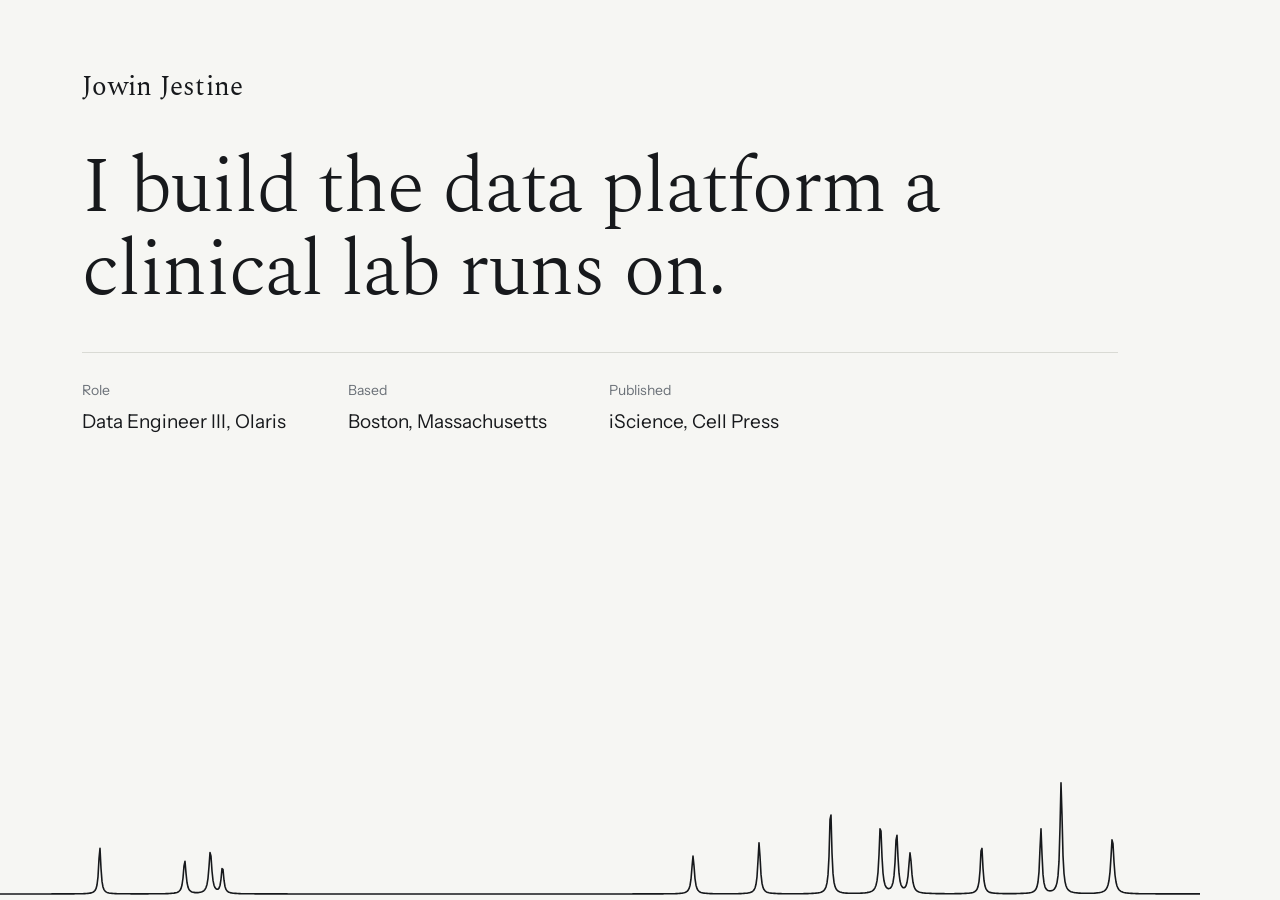
<file: og-card.html>
<!DOCTYPE html>
<html lang="en">
<head>
<meta charset="UTF-8" />
<title>Social card source</title>
<!--
  Source for og-image.png. Rendered at 1200x630 and screenshotted, so the
  card uses the same fonts and palette as the site and cannot drift from it.
  To regenerate: serve the repo, open this at 1200x630, screenshot to
  og-image.png. Not linked from the site.
-->
<link rel="preconnect" href="https://fonts.googleapis.com" />
<link rel="preconnect" href="https://fonts.gstatic.com" crossorigin />
<link href="https://fonts.googleapis.com/css2?family=Spectral:wght@300;400&family=Instrument+Sans:wght@400;500&family=JetBrains+Mono:wght@400&display=swap" rel="stylesheet" />
<style>
  * { box-sizing: border-box; margin: 0; }
  html, body { width: 1200px; height: 630px; overflow: hidden; }
  body {
    background: #f6f6f3;
    color: #17191c;
    font: 400 17px/1.6 'Instrument Sans', system-ui, sans-serif;
    padding: 74px 82px 0;
    display: flex;
    flex-direction: column;
  }
  .name {
    font: 400 27px/1 'Spectral', Georgia, serif;
    letter-spacing: 0.01em;
  }
  h1 {
    font: 300 78px/1.06 'Spectral', Georgia, serif;
    letter-spacing: -0.015em;
    margin-top: 46px;
    max-width: 22ch;
  }
  .meta {
    margin-top: 40px;
    padding-top: 26px;
    border-top: 1px solid #d9dad4;
    display: flex;
    gap: 62px;
  }
  .meta div { font-size: 19px; }
  .meta span { display: block; font-size: 14px; color: #6b7178; margin-bottom: 5px; }
  svg { position: absolute; left: 0; bottom: 0; width: 1200px; height: 150px; }
</style>
</head>
<body>
  <p class="name">Jowin&nbsp;Jestine</p>
  <h1>I build the data platform a clinical lab runs on.</h1>
  <div class="meta">
    <div><span>Role</span>Data Engineer III, Olaris</div>
    <div><span>Based</span>Boston, Massachusetts</div>
    <div><span>Published</span>iScience, Cell Press</div>
  </div>
  <svg viewBox="0 0 1200 150" aria-hidden="true">
    <path id="trace" fill="none" stroke="#17191c" stroke-width="1.6" stroke-linejoin="round" />
  </svg>
  <script>
    /* The same Lorentzian trace the site draws, flattened into one path. */
    const PEAKS = [
      [8.46, 0.42, 0.010], [7.83, 0.30, 0.012], [7.64, 0.38, 0.013], [7.55, 0.24, 0.011],
      [4.06, 0.34, 0.012], [3.57, 0.46, 0.011], [3.04, 0.78, 0.010], [2.67, 0.62, 0.012],
      [2.55, 0.54, 0.012], [2.45, 0.36, 0.013], [1.92, 0.44, 0.011], [1.48, 0.58, 0.010],
      [1.33, 1.00, 0.010], [0.95, 0.50, 0.014],
    ];
    const HI = 9.2, LO = 0.3, W = 1200, H = 150, BASE = H - 6;
    let d = '';
    for (let x = 0; x <= W; x += 1) {
      const ppm = HI - (x / W) * (HI - LO);
      let y = 0;
      for (const [c, h, w] of PEAKS) { const t = (ppm - c) / w; y += h / (1 + t * t); }
      const py = BASE - Math.min(y, 1.08) * (H - 20) * 0.86;
      d += (x === 0 ? 'M' : 'L') + x + ',' + py.toFixed(1) + ' ';
    }
    document.getElementById('trace').setAttribute('d', d);
  </script>
</body>
</html>
</file>
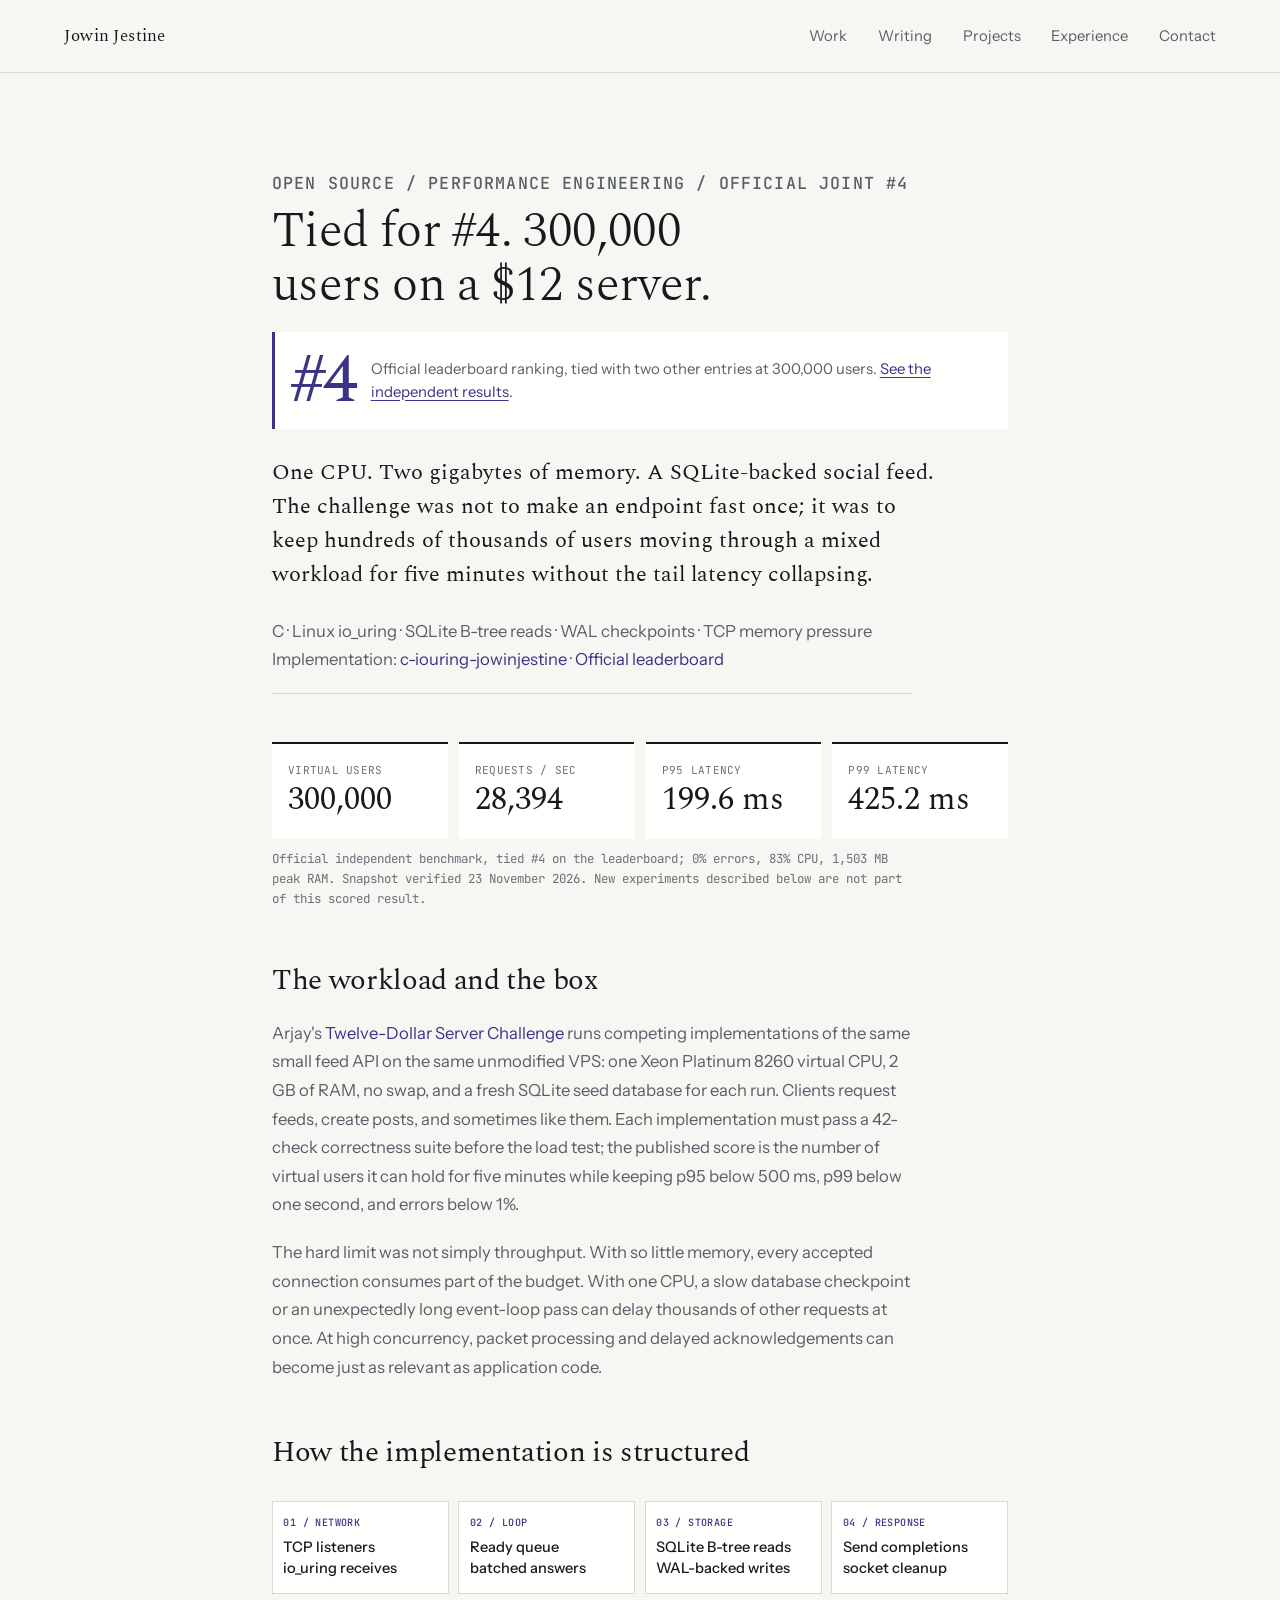
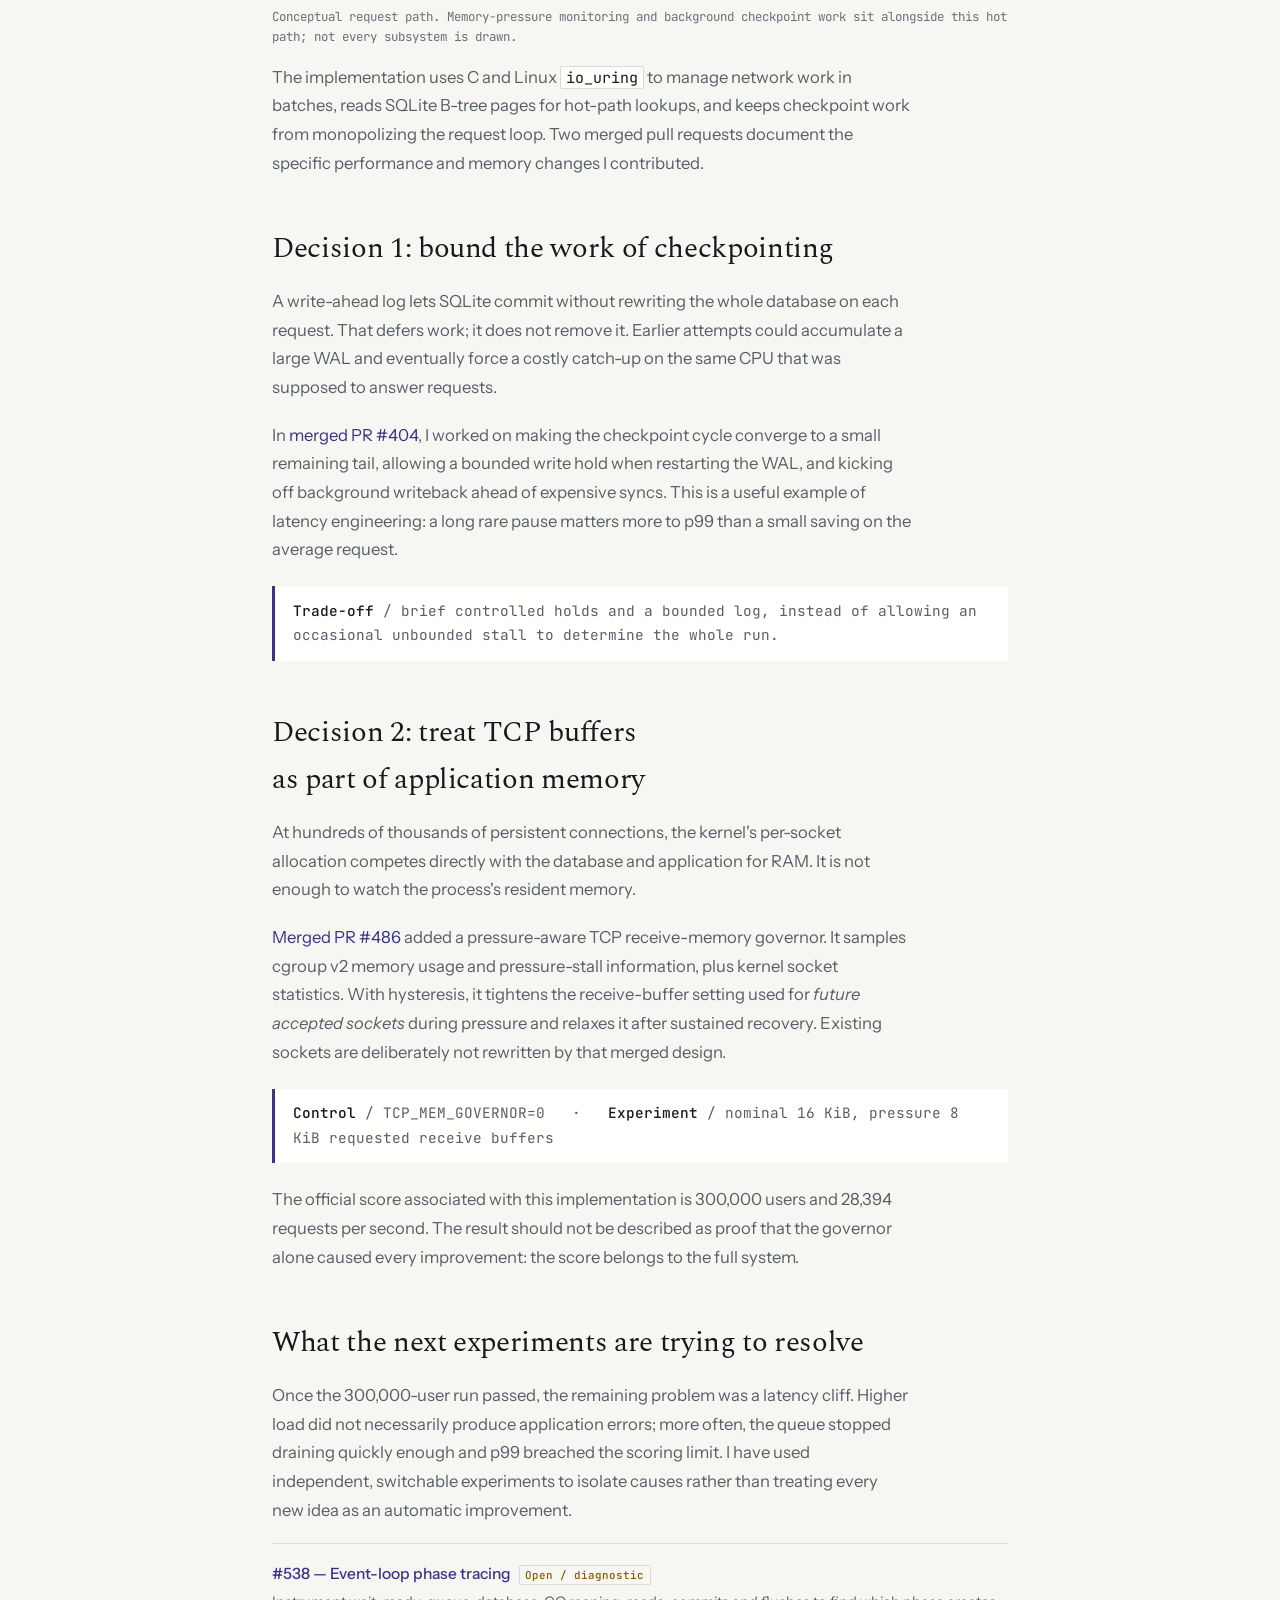
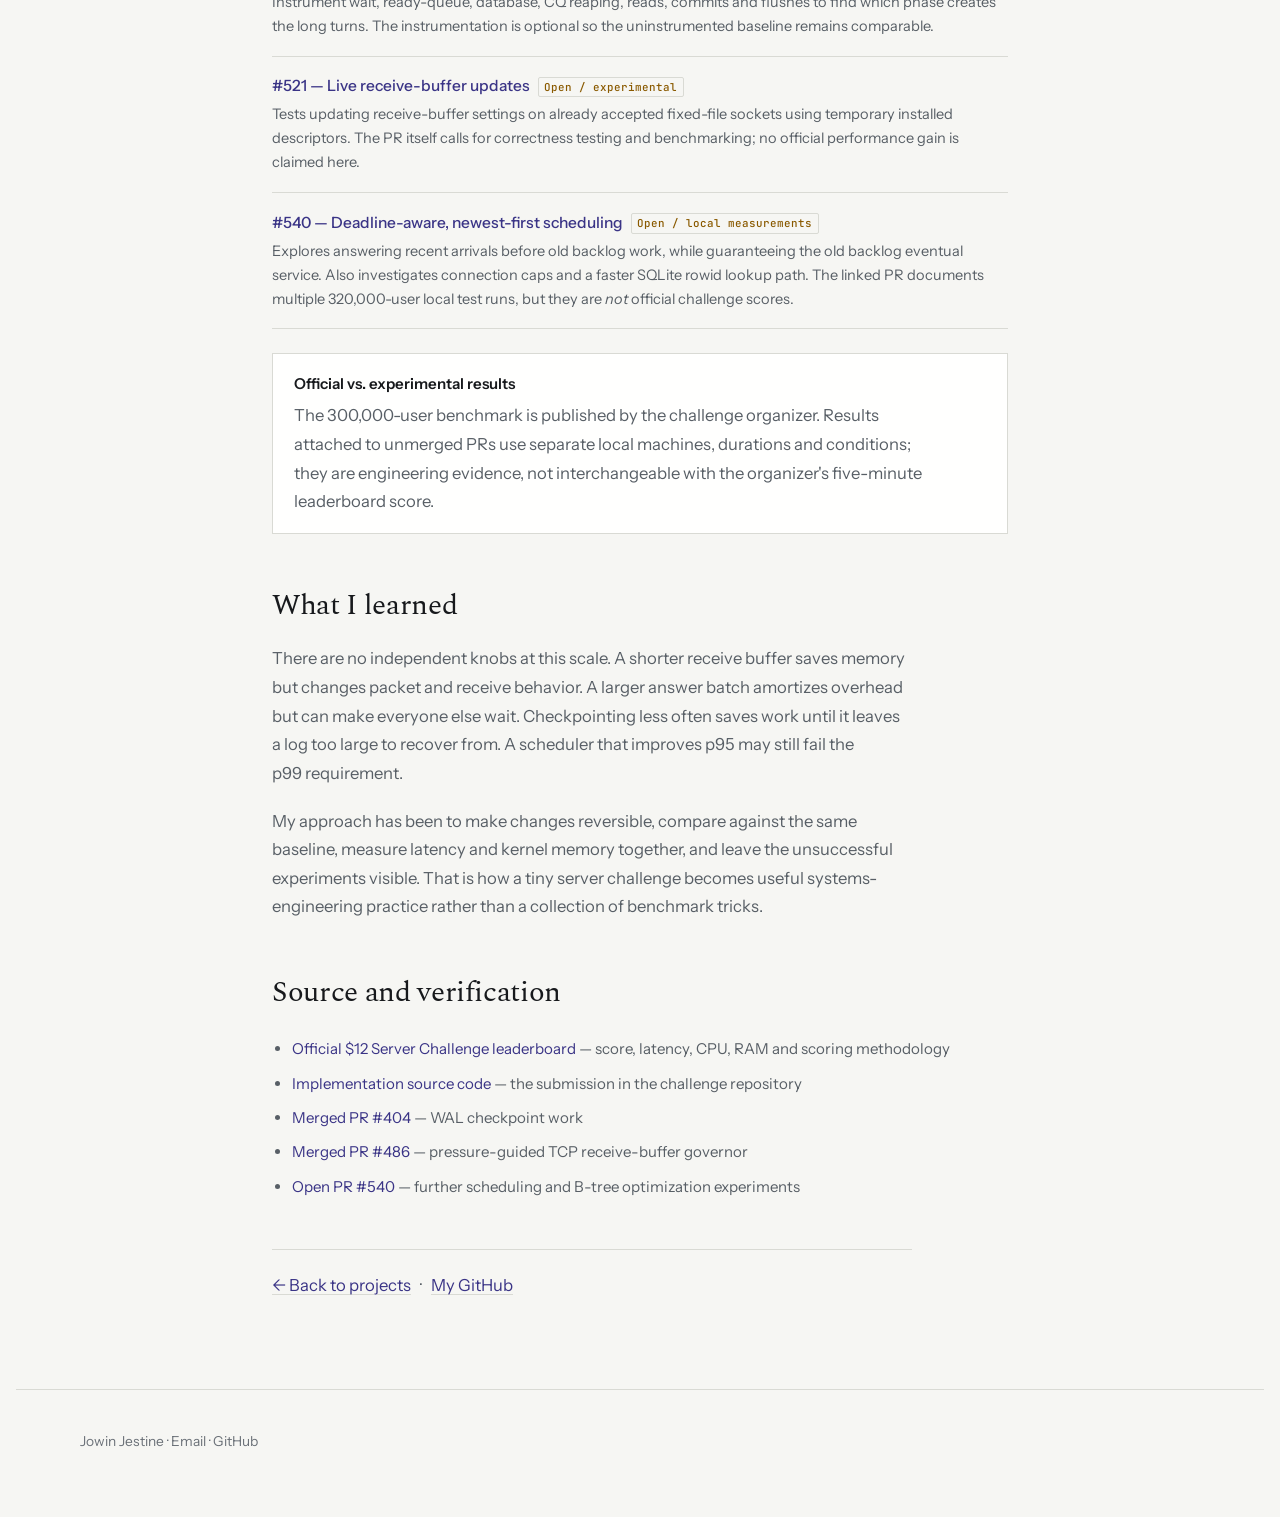
<file: projects/twelve-dollar-server.html>
<!DOCTYPE html>
<html lang="en">
<head>
<meta charset="UTF-8" />
<meta name="viewport" content="width=device-width, initial-scale=1" />
<title>Tied #4: 300,000 users on a $12 server — Jowin Jestine</title>
<meta name="description" content="Engineering case study: 300,000 concurrent virtual users and 28,394 requests/second on one 1-vCPU, 2-GB server, with C, io_uring, SQLite and pressure-aware memory control. Verified leaderboard results and the PR history." />
<meta name="theme-color" content="#f6f6f3" />
<link rel="canonical" href="https://jowinjestine.github.io/projects/twelve-dollar-server.html" />
<link rel="icon" href="/favicon.svg" type="image/svg+xml" />
<meta property="og:type" content="article" />
<meta property="og:title" content="Tied #4 on the $12 Server Challenge — Jowin Jestine" />
<meta property="og:description" content="What 1 vCPU and 2 GB taught me about io_uring, SQLite WAL, memory pressure and tail latency." />
<meta property="og:url" content="https://jowinjestine.github.io/projects/twelve-dollar-server.html" />
<meta property="og:image" content="https://jowinjestine.github.io/og-image.png" />
<meta name="twitter:card" content="summary_large_image" />
<link rel="preconnect" href="https://fonts.googleapis.com" />
<link rel="preconnect" href="https://fonts.gstatic.com" crossorigin />
<link href="https://fonts.googleapis.com/css2?family=Spectral:ital,wght@0,300;0,400;0,600;1,400&family=Instrument+Sans:wght@400;500;600&family=JetBrains+Mono:wght@400&display=swap" rel="stylesheet" />
<link rel="stylesheet" href="/styles.css?v=14" />
<link rel="stylesheet" href="/projects/server-challenge.css?v=1" />
</head>
<body>
<a class="skip" href="#main">Skip to content</a>
<header class="masthead">
  <a class="wordmark" href="/">Jowin&nbsp;Jestine</a>
  <nav aria-label="Sections">
    <a href="/#work">Work</a><a href="/#writing">Writing</a><a href="/#projects">Projects</a><a href="/#experience">Experience</a><a href="/#contact">Contact</a>
  </nav>
</header>
<main id="main">
<article class="post challenge-post">
  <p class="challenge-kicker">Open source / performance engineering / official joint #4</p>
  <h1>Tied for #4. 300,000 users on a $12 server.</h1>
  <p class="challenge-rank"><strong>#4</strong><span>Official leaderboard ranking, tied with two other entries at 300,000 users. <a href="https://benchmarks.arjaythedev.com/12-dollar-server">See the independent results</a>.</span></p>
  <p class="challenge-lede">One CPU. Two gigabytes of memory. A SQLite-backed social feed. The challenge was not to make an endpoint fast once; it was to keep hundreds of thousands of users moving through a mixed workload for five minutes without the tail latency collapsing.</p>
  <p class="post-meta">C · Linux io_uring · SQLite B-tree reads · WAL checkpoints · TCP memory pressure<br />Implementation: <a href="https://github.com/arjaythedev/twelve-dollar-server-challenge/tree/main/submissions/c-iouring-jowinjestine">c-iouring-jowinjestine</a> · <a href="https://benchmarks.arjaythedev.com/12-dollar-server">Official leaderboard</a></p>

  <dl class="challenge-metrics" aria-label="Official five-minute hold results">
    <div><dt>Virtual users</dt><dd>300,000</dd></div>
    <div><dt>Requests / sec</dt><dd>28,394</dd></div>
    <div><dt>p95 latency</dt><dd>199.6 ms</dd></div>
    <div><dt>p99 latency</dt><dd>425.2 ms</dd></div>
  </dl>
  <p class="challenge-caption">Official independent benchmark, tied #4 on the leaderboard; 0% errors, 83% CPU, 1,503 MB peak RAM. Snapshot verified 23 November 2026. New experiments described below are not part of this scored result.</p>

  <h2>The workload and the box</h2>
  <p>Arjay's <a href="https://github.com/arjaythedev/twelve-dollar-server-challenge">Twelve-Dollar Server Challenge</a> runs competing implementations of the same small feed API on the same unmodified VPS: one Xeon Platinum 8260 virtual CPU, 2 GB of RAM, no swap, and a fresh SQLite seed database for each run. Clients request feeds, create posts, and sometimes like them. Each implementation must pass a 42-check correctness suite before the load test; the published score is the number of virtual users it can hold for five minutes while keeping p95 below 500 ms, p99 below one second, and errors below 1%.</p>
  <p>The hard limit was not simply throughput. With so little memory, every accepted connection consumes part of the budget. With one CPU, a slow database checkpoint or an unexpectedly long event-loop pass can delay thousands of other requests at once. At high concurrency, packet processing and delayed acknowledgements can become just as relevant as application code.</p>

  <h2>How the implementation is structured</h2>
  <figure class="challenge-flow" aria-label="Simplified server request flow from sockets through scheduling to SQLite and replies">
    <div><dt>01 / network</dt><dd>TCP listeners<br />io_uring receives</dd></div>
    <div><dt>02 / loop</dt><dd>Ready queue<br />batched answers</dd></div>
    <div><dt>03 / storage</dt><dd>SQLite B-tree reads<br />WAL-backed writes</dd></div>
    <div><dt>04 / response</dt><dd>Send completions<br />socket cleanup</dd></div>
    <figcaption>Conceptual request path. Memory-pressure monitoring and background checkpoint work sit alongside this hot path; not every subsystem is drawn.</figcaption>
  </figure>
  <p>The implementation uses C and Linux <code>io_uring</code> to manage network work in batches, reads SQLite B-tree pages for hot-path lookups, and keeps checkpoint work from monopolizing the request loop. Two merged pull requests document the specific performance and memory changes I contributed.</p>

  <h2>Decision 1: bound the work of checkpointing</h2>
  <p>A write-ahead log lets SQLite commit without rewriting the whole database on each request. That defers work; it does not remove it. Earlier attempts could accumulate a large WAL and eventually force a costly catch-up on the same CPU that was supposed to answer requests.</p>
  <p>In <a href="https://github.com/arjaythedev/twelve-dollar-server-challenge/pull/404">merged PR #404</a>, I worked on making the checkpoint cycle converge to a small remaining tail, allowing a bounded write hold when restarting the WAL, and kicking off background writeback ahead of expensive syncs. This is a useful example of latency engineering: a long rare pause matters more to p99 than a small saving on the average request.</p>
  <div class="challenge-code"><strong>Trade-off</strong> / brief controlled holds and a bounded log, instead of allowing an occasional unbounded stall to determine the whole run.</div>

  <h2>Decision 2: treat TCP buffers as part of application memory</h2>
  <p>At hundreds of thousands of persistent connections, the kernel's per-socket allocation competes directly with the database and application for RAM. It is not enough to watch the process's resident memory.</p>
  <p><a href="https://github.com/arjaythedev/twelve-dollar-server-challenge/pull/486">Merged PR #486</a> added a pressure-aware TCP receive-memory governor. It samples cgroup v2 memory usage and pressure-stall information, plus kernel socket statistics. With hysteresis, it tightens the receive-buffer setting used for <em>future accepted sockets</em> during pressure and relaxes it after sustained recovery. Existing sockets are deliberately not rewritten by that merged design.</p>
  <div class="challenge-code"><strong>Control</strong> / TCP_MEM_GOVERNOR=0 &nbsp; · &nbsp; <strong>Experiment</strong> / nominal 16 KiB, pressure 8 KiB requested receive buffers</div>
  <p>The official score associated with this implementation is 300,000 users and 28,394 requests per second. The result should not be described as proof that the governor alone caused every improvement: the score belongs to the full system.</p>

  <h2>What the next experiments are trying to resolve</h2>
  <p>Once the 300,000-user run passed, the remaining problem was a latency cliff. Higher load did not necessarily produce application errors; more often, the queue stopped draining quickly enough and p99 breached the scoring limit. I have used independent, switchable experiments to isolate causes rather than treating every new idea as an automatic improvement.</p>
  <ul class="challenge-prs">
    <li><strong><a href="https://github.com/arjaythedev/twelve-dollar-server-challenge/pull/538">#538 — Event-loop phase tracing</a> <span class="challenge-status open">Open / diagnostic</span></strong><span>Instrument wait, ready-queue, database, CQ reaping, reads, commits and flushes to find which phase creates the long turns. The instrumentation is optional so the uninstrumented baseline remains comparable.</span></li>
    <li><strong><a href="https://github.com/arjaythedev/twelve-dollar-server-challenge/pull/521">#521 — Live receive-buffer updates</a> <span class="challenge-status open">Open / experimental</span></strong><span>Tests updating receive-buffer settings on already accepted fixed-file sockets using temporary installed descriptors. The PR itself calls for correctness testing and benchmarking; no official performance gain is claimed here.</span></li>
    <li><strong><a href="https://github.com/arjaythedev/twelve-dollar-server-challenge/pull/540">#540 — Deadline-aware, newest-first scheduling</a> <span class="challenge-status open">Open / local measurements</span></strong><span>Explores answering recent arrivals before old backlog work, while guaranteeing the old backlog eventual service. Also investigates connection caps and a faster SQLite rowid lookup path. The linked PR documents multiple 320,000-user local test runs, but they are <em>not</em> official challenge scores.</span></li>
  </ul>
  <div class="challenge-notice"><strong>Official vs. experimental results</strong><p>The 300,000-user benchmark is published by the challenge organizer. Results attached to unmerged PRs use separate local machines, durations and conditions; they are engineering evidence, not interchangeable with the organizer's five-minute leaderboard score.</p></div>

  <h2>What I learned</h2>
  <p>There are no independent knobs at this scale. A shorter receive buffer saves memory but changes packet and receive behavior. A larger answer batch amortizes overhead but can make everyone else wait. Checkpointing less often saves work until it leaves a log too large to recover from. A scheduler that improves p95 may still fail the p99 requirement.</p>
  <p>My approach has been to make changes reversible, compare against the same baseline, measure latency and kernel memory together, and leave the unsuccessful experiments visible. That is how a tiny server challenge becomes useful systems-engineering practice rather than a collection of benchmark tricks.</p>

  <h2>Source and verification</h2>
  <ul class="challenge-sources">
    <li><a href="https://benchmarks.arjaythedev.com/12-dollar-server">Official $12 Server Challenge leaderboard</a> — score, latency, CPU, RAM and scoring methodology</li>
    <li><a href="https://github.com/arjaythedev/twelve-dollar-server-challenge/tree/main/submissions/c-iouring-jowinjestine">Implementation source code</a> — the submission in the challenge repository</li>
    <li><a href="https://github.com/arjaythedev/twelve-dollar-server-challenge/pull/404">Merged PR #404</a> — WAL checkpoint work</li>
    <li><a href="https://github.com/arjaythedev/twelve-dollar-server-challenge/pull/486">Merged PR #486</a> — pressure-guided TCP receive-buffer governor</li>
    <li><a href="https://github.com/arjaythedev/twelve-dollar-server-challenge/pull/540">Open PR #540</a> — further scheduling and B-tree optimization experiments</li>
  </ul>
  <p class="post-back"><a href="/#projects">← Back to projects</a> &nbsp; · &nbsp; <a href="https://github.com/jowinjestine">My GitHub</a></p>
</article>
</main>
<footer><p>Jowin Jestine · <a href="mailto:jowinjestine@gmail.com">Email</a> · <a href="https://github.com/jowinjestine">GitHub</a></p></footer>
</body>
</html>
</file>
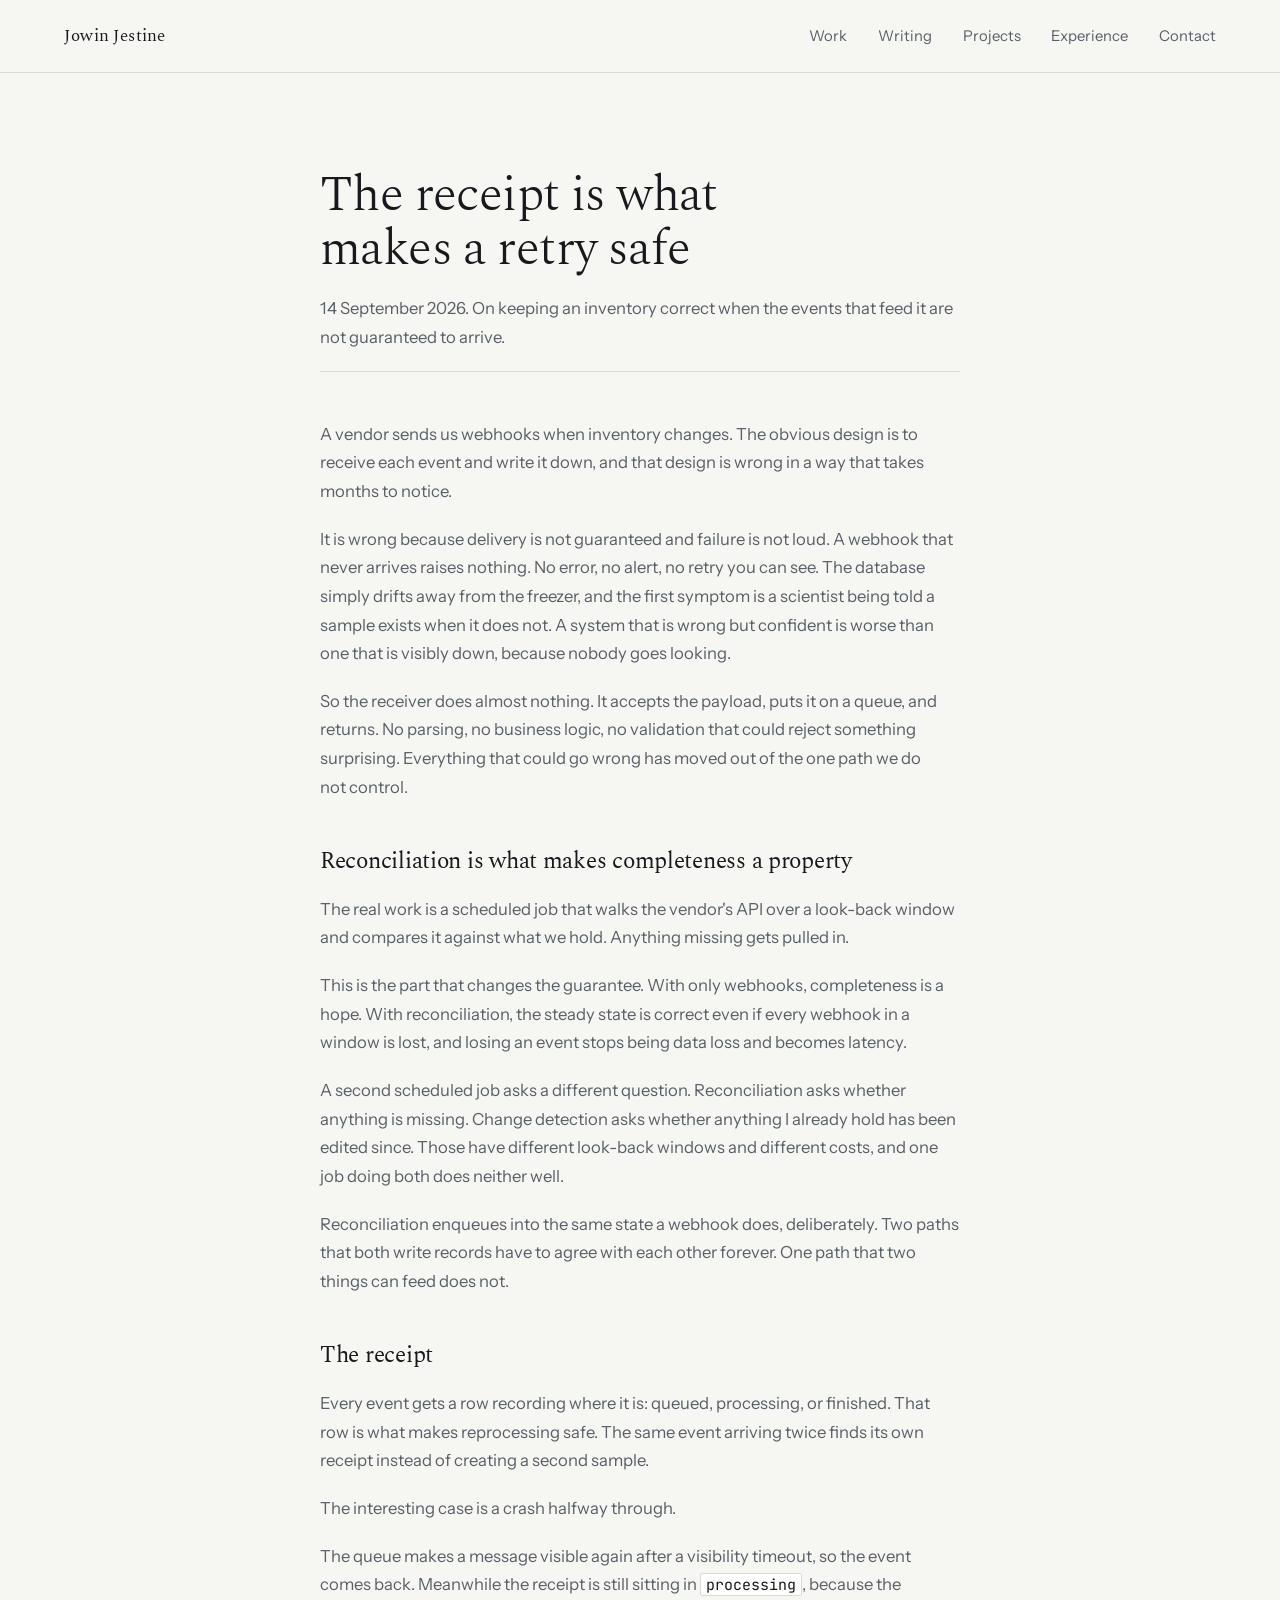
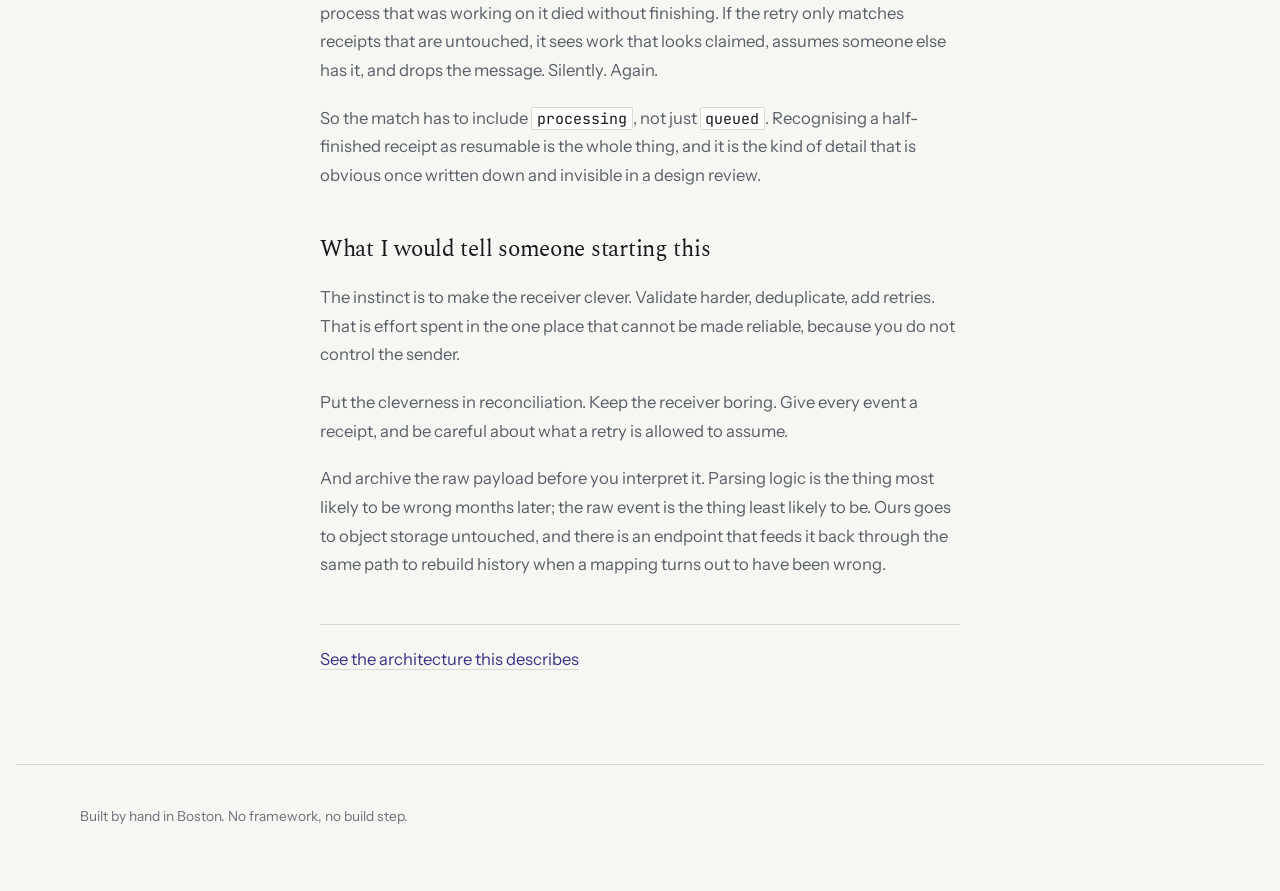
<file: writing/receipts.html>
<!DOCTYPE html>
<html lang="en">
<head>
<meta charset="UTF-8" />
<meta name="viewport" content="width=device-width, initial-scale=1" />
<title>The receipt is what makes a retry safe — Jowin Jestine</title>

<meta name="description" content="A vendor's webhooks lose events in production and nothing errors. Why reconciliation, not a cleverer receiver, is what makes inventory complete, and why a half-finished receipt has to be treated as resumable." />
<meta name="theme-color" content="#f6f6f3" />
<link rel="canonical" href="https://jowinjestine.github.io/writing/receipts.html" />
<link rel="icon" href="/favicon.svg" type="image/svg+xml" />

<meta property="og:type" content="article" />
<meta property="og:url" content="https://jowinjestine.github.io/writing/receipts.html" />
<meta property="og:title" content="The receipt is what makes a retry safe" />
<meta property="og:description" content="A vendor's webhooks lose events in production and nothing errors. What it takes to keep an inventory correct anyway." />
<meta property="og:image" content="https://jowinjestine.github.io/og-image.png" />
<meta name="twitter:card" content="summary_large_image" />
<meta name="twitter:image" content="https://jowinjestine.github.io/og-image.png" />

<link rel="preconnect" href="https://fonts.googleapis.com" />
<link rel="preconnect" href="https://fonts.gstatic.com" crossorigin />
<link href="https://fonts.googleapis.com/css2?family=Spectral:ital,wght@0,300;0,400;0,600;1,400&family=Instrument+Sans:wght@400;500;600&family=JetBrains+Mono:wght@400&display=swap" rel="stylesheet" />
<link rel="stylesheet" href="/styles.css?v=14" />
</head>
<body>

<a class="skip" href="#main">Skip to content</a>

<header class="masthead">
  <a class="wordmark" href="/">Jowin&nbsp;Jestine</a>
  <nav aria-label="Sections">
    <a href="/#work">Work</a>
    <a href="/#writing">Writing</a>
    <a href="/#projects">Projects</a>
    <a href="/#experience">Experience</a>
    <a href="/#contact">Contact</a>
  </nav>
</header>

<main id="main">
  <article class="post">
    <h1>The receipt is what makes a retry safe</h1>
    <p class="post-meta">
      <time datetime="2026-09-14">14 September 2026</time>. On keeping an inventory correct
      when the events that feed it are not guaranteed to arrive.
    </p>

    <p>
      A vendor sends us webhooks when inventory changes. The obvious design is to receive each
      event and write it down, and that design is wrong in a way that takes months to notice.
    </p>
    <p>
      It is wrong because delivery is not guaranteed and failure is not loud. A webhook that
      never arrives raises nothing. No error, no alert, no retry you can see. The database
      simply drifts away from the freezer, and the first symptom is a scientist being told a
      sample exists when it does not. A system that is wrong but confident is worse than one
      that is visibly down, because nobody goes looking.
    </p>
    <p>
      So the receiver does almost nothing. It accepts the payload, puts it on a queue, and
      returns. No parsing, no business logic, no validation that could reject something
      surprising. Everything that could go wrong has moved out of the one path we do not
      control.
    </p>

    <h2>Reconciliation is what makes completeness a property</h2>
    <p>
      The real work is a scheduled job that walks the vendor's API over a look-back window and
      compares it against what we hold. Anything missing gets pulled in.
    </p>
    <p>
      This is the part that changes the guarantee. With only webhooks, completeness is a hope.
      With reconciliation, the steady state is correct even if every webhook in a window is
      lost, and losing an event stops being data loss and becomes latency.
    </p>
    <p>
      A second scheduled job asks a different question. Reconciliation asks whether anything is
      missing. Change detection asks whether anything I already hold has been edited since.
      Those have different look-back windows and different costs, and one job doing both does
      neither well.
    </p>
    <p>
      Reconciliation enqueues into the same state a webhook does, deliberately. Two paths that
      both write records have to agree with each other forever. One path that two things can
      feed does not.
    </p>

    <h2>The receipt</h2>
    <p>
      Every event gets a row recording where it is: queued, processing, or finished. That row
      is what makes reprocessing safe. The same event arriving twice finds its own receipt
      instead of creating a second sample.
    </p>
    <p>The interesting case is a crash halfway through.</p>
    <p>
      The queue makes a message visible again after a visibility timeout, so the event comes
      back. Meanwhile the receipt is still sitting in <code>processing</code>, because the
      process that was working on it died without finishing. If the retry only matches receipts
      that are untouched, it sees work that looks claimed, assumes someone else has it, and
      drops the message. Silently. Again.
    </p>
    <p>
      So the match has to include <code>processing</code>, not just <code>queued</code>.
      Recognising a half-finished receipt as resumable is the whole thing, and it is the kind
      of detail that is obvious once written down and invisible in a design review.
    </p>

    <h2>What I would tell someone starting this</h2>
    <p>
      The instinct is to make the receiver clever. Validate harder, deduplicate, add retries.
      That is effort spent in the one place that cannot be made reliable, because you do not
      control the sender.
    </p>
    <p>
      Put the cleverness in reconciliation. Keep the receiver boring. Give every event a
      receipt, and be careful about what a retry is allowed to assume.
    </p>
    <p>
      And archive the raw payload before you interpret it. Parsing logic is the thing most
      likely to be wrong months later; the raw event is the thing least likely to be. Ours goes
      to object storage untouched, and there is an endpoint that feeds it back through the same
      path to rebuild history when a mapping turns out to have been wrong.
    </p>

    <p class="post-back">
      <a href="/#case-inventory">See the architecture this describes</a>
    </p>
  </article>
</main>

<footer>
  <p>Built by hand in Boston. No framework, no build step.</p>
</footer>

</body>
</html>
</file>
<file: styles.css>
/* ═══════════════════════════════════════════════════════════════════════
   Jowin Jestine — portfolio
   Concept: a lab printout. Neutral chart stock, ink type, hairline rules,
   and one bold element (the spectrum). Deliberately committed to a single
   light look rather than a dark variant; the whole idea is paper.
   ═══════════════════════════════════════════════════════════════════════ */

:root {
  /* Palette — five values and two status inks, nothing else */
  --paper:  #f6f6f3;
  --card:   #fffffe;
  --ink:    #17191c;
  --ink-2:  #585f66;
  --ink-3:  #6b7178;
  --rule:   #d9dad4;
  --accent: #3a3486;
  --ok:     #2c6047;
  --wait:   #8a5a00;

  /* Type */
  --display: 'Spectral', Georgia, 'Times New Roman', serif;
  --sans: 'Instrument Sans', system-ui, -apple-system, sans-serif;
  --mono: 'JetBrains Mono', ui-monospace, 'SF Mono', Menlo, monospace;

  /* Measure and rhythm */
  --page: 78rem;
  --text: 40rem;
  --gap: clamp(3.5rem, 7vw, 7rem);
}

*, *::before, *::after { box-sizing: border-box; }

html {
  color-scheme: light;
  -webkit-text-size-adjust: 100%;
  scroll-behavior: smooth;
}

body {
  margin: 0;
  background: var(--paper);
  color: var(--ink);
  font: 400 17px/1.65 var(--sans);
  font-feature-settings: 'kern' 1;
  -webkit-font-smoothing: antialiased;
  text-rendering: optimizeLegibility;
}

@media (prefers-reduced-motion: reduce) {
  html { scroll-behavior: auto; }
  *, *::before, *::after {
    animation-duration: 0.01ms !important;
    transition-duration: 0.01ms !important;
  }
}

/* ── Type basics ──────────────────────────────────────────────────────── */
h1, h2, h3, h4, h5 {
  font-family: var(--display);
  font-weight: 400;
  letter-spacing: -0.012em;
  margin: 0;
  text-wrap: balance;
}
p { margin: 0 0 1.15em; max-width: var(--text); text-wrap: pretty; }
p:last-child { margin-bottom: 0; }
strong { font-weight: 600; }

a { color: inherit; text-decoration: none; }

/* Links inside prose get an underline that sits away from the baseline */
.case a, .lede a, .projects a, .contact-list a, .pub a {
  text-decoration: underline;
  text-decoration-thickness: 1px;
  text-underline-offset: 0.22em;
  text-decoration-color: var(--rule);
  transition: text-decoration-color 0.15s, color 0.15s;
}
.case a:hover, .lede a:hover, .projects a:hover,
.contact-list a:hover, .pub a:hover {
  color: var(--accent);
  text-decoration-color: var(--accent);
}

:where(a, button, summary, [tabindex]):focus-visible {
  outline: 2px solid var(--accent);
  outline-offset: 3px;
  border-radius: 1px;
}

.skip {
  position: fixed;
  top: 0.5rem;
  left: 0.5rem;
  z-index: 100;
  padding: 0.6rem 1rem;
  background: var(--ink);
  color: var(--paper);
  font-size: 0.85rem;
  transform: translateY(-180%);
  transition: transform 0.16s ease;
}
.skip:focus-visible { transform: translateY(0); outline-offset: 0; }

/* ── Masthead ─────────────────────────────────────────────────────────── */
.masthead {
  position: sticky;
  top: 0;
  z-index: 50;
  display: flex;
  align-items: baseline;
  justify-content: space-between;
  gap: 2rem;
  padding: 1.35rem clamp(1.25rem, 5vw, 4rem);
  background: var(--paper);
  border-bottom: 1px solid var(--rule);
}
.wordmark {
  font-family: var(--display);
  font-size: 1.05rem;
  letter-spacing: 0.01em;
}
.masthead nav {
  display: flex;
  gap: clamp(1rem, 2.4vw, 2.1rem);
  font-size: 0.925rem;
  color: var(--ink-2);
}
.masthead nav a { padding-block: 0.15rem; transition: color 0.15s; }
.masthead nav a:hover { color: var(--ink); }

@media (max-width: 34rem) {
  .masthead { flex-direction: column; gap: 0.7rem; align-items: flex-start; }
  .masthead nav { flex-wrap: wrap; gap: 0.9rem; }
}

/* ── Page frame ───────────────────────────────────────────────────────── */
main {
  max-width: var(--page);
  margin: 0 auto;
  padding: 0 clamp(1.25rem, 5vw, 4rem);
}
section { padding-block: var(--gap); }
section + section { border-top: 1px solid var(--rule); }

/* ── Intro ────────────────────────────────────────────────────────────── */
.intro { padding-top: clamp(3.5rem, 9vw, 8rem); }
.intro h1 {
  font-size: clamp(2.4rem, 6.2vw, 4.35rem);
  line-height: 1.045;
  font-weight: 300;
  margin-bottom: clamp(1.75rem, 4vw, 2.75rem);
  max-width: 34ch;
}
.lede {
  font-size: clamp(1.03rem, 1.35vw, 1.14rem);
  color: var(--ink-2);
  max-width: 46rem;
}
.lede strong { color: var(--ink); }

/* The spectrum: the one bold element on the page */
.spectrum-figure {
  margin: clamp(2.75rem, 6vw, 4.5rem) 0 0;
}
#spectrum {
  display: block;
  width: 100%;
  height: auto;
  max-height: 320px;
}
.spectrum-figure figcaption {
  max-width: 42rem;
  margin-top: 1.35rem;
  padding-top: 1.1rem;
  border-top: 1px solid var(--rule);
  font-size: 0.9rem;
  line-height: 1.6;
  color: var(--ink-2);
}

/* Fact list */
.facts {
  display: grid;
  grid-template-columns: repeat(auto-fit, minmax(11rem, 1fr));
  gap: 1.5rem 2rem;
  margin: clamp(2.5rem, 5vw, 3.75rem) 0 0;
  padding-top: 1.75rem;
  border-top: 1px solid var(--rule);
}
.facts dt {
  font-size: 0.78rem;
  color: var(--ink-3);
  margin-bottom: 0.3rem;
}
.facts dd { margin: 0; font-size: 0.95rem; }

/* ── Section heads ────────────────────────────────────────────────────── */
.section-head { margin-bottom: clamp(2.25rem, 4.5vw, 3.5rem); }
.section-head h2 {
  font-size: clamp(1.6rem, 3vw, 2.15rem);
  font-weight: 400;
  margin-bottom: 0.9rem;
}
.section-head p { color: var(--ink-2); max-width: 44rem; }

/* ── Work entries ─────────────────────────────────────────────────────── */
.entry {
  padding-block: clamp(1.9rem, 3.6vw, 2.6rem);
  border-top: 1px solid var(--rule);
}
.entry:last-child { border-bottom: 1px solid var(--rule); }
.entry h3 {
  font-size: clamp(1.25rem, 2.1vw, 1.55rem);
  line-height: 1.25;
  margin-bottom: 0.7rem;
  max-width: 30ch;
}
.entry-line { color: var(--ink-2); max-width: 44rem; margin-bottom: 0.85rem; }
.entry-meta {
  display: flex;
  flex-wrap: wrap;
  align-items: center;
  gap: 0.55rem 0.85rem;
  font-size: 0.85rem;
  color: var(--ink-3);
  margin-bottom: 0;
  max-width: none;
}

.tag {
  display: inline-block;
  padding: 0.16rem 0.5rem;
  border: 1px solid currentColor;
  border-radius: 2px;
  font-size: 0.755rem;
  letter-spacing: 0.005em;
  line-height: 1.5;
}
.tag.ok { color: var(--ok); }
.tag.wait { color: var(--wait); }

/* Disclosure — a quiet text control, not a button */
.entry details { margin-top: 1.4rem; }
.entry summary {
  display: inline-flex;
  align-items: baseline;
  gap: 0.5rem;
  cursor: pointer;
  font-size: 0.92rem;
  color: var(--accent);
  list-style: none;
  width: fit-content;
}
.entry summary::-webkit-details-marker { display: none; }
.entry summary::before {
  content: '';
  width: 0.62rem;
  height: 1px;
  background: currentColor;
  transform: translateY(-0.32em);
  transition: width 0.18s ease;
}
.entry summary:hover::before { width: 1.15rem; }
.entry summary > span {
  border-bottom: 1px solid transparent;
  transition: border-color 0.15s;
}
.entry summary:hover > span { border-bottom-color: var(--accent); }
.entry details[open] summary { margin-bottom: 1.9rem; }
.entry details[open] summary > span { border-bottom-color: var(--rule); }

/* Case study body */
.case {
  border-left: 1px solid var(--rule);
  padding-left: clamp(1.1rem, 3vw, 2.25rem);
  max-width: 46rem;
}
.case h4 {
  font-size: 1.22rem;
  font-weight: 400;
  margin: 2.3rem 0 0.9rem;
  letter-spacing: 0;
}
.case > h4:first-child { margin-top: 0; }
.case h5 {
  font-family: var(--sans);
  font-size: 0.945rem;
  font-weight: 600;
  letter-spacing: 0;
  margin: 1.5rem 0 0.5rem;
  color: var(--ink);
}
.case p { color: var(--ink-2); font-size: 0.985rem; }

.guarantees { margin: 0; padding: 0; list-style: none; }
.guarantees li {
  position: relative;
  padding-left: 1.4rem;
  margin-bottom: 0.6rem;
  color: var(--ink-2);
  font-size: 0.985rem;
  max-width: 44rem;
}
.guarantees li:last-child { margin-bottom: 0; }
/* A small square, not the usual bullet dot */
.guarantees li::before {
  content: '';
  position: absolute;
  left: 0.1rem;
  top: 0.66em;
  width: 5px;
  height: 5px;
  background: var(--ok);
}

/* ── Projects ─────────────────────────────────────────────────────────── */
.projects { list-style: none; margin: 0; padding: 0; }
.projects > li {
  padding-block: clamp(1.75rem, 3.2vw, 2.35rem);
  border-top: 1px solid var(--rule);
}
.projects > li:last-child { border-bottom: 1px solid var(--rule); }
.projects h3 {
  font-size: clamp(1.15rem, 1.8vw, 1.35rem);
  margin-bottom: 0.65rem;
}
.projects p { color: var(--ink-2); }
.repo-stat { color: var(--ink-3); font-variant-numeric: tabular-nums; }

.aside {
  margin-top: 1.1rem;
  padding-top: 1rem;
  border-top: 1px dotted var(--rule);
  font-size: 0.915rem;
  color: var(--ink-3);
  max-width: 42rem;
}

/* ── Experience ───────────────────────────────────────────────────────── */
.roles { list-style: none; margin: 0; padding: 0; }
.roles > li {
  display: grid;
  grid-template-columns: 9.5rem 1fr;
  gap: 0.5rem 2.5rem;
  padding-block: clamp(1.5rem, 2.8vw, 2rem);
  border-top: 1px solid var(--rule);
}
.roles > li:last-child { border-bottom: 1px solid var(--rule); }
.role-when {
  font-size: 0.86rem;
  color: var(--ink-3);
  font-variant-numeric: tabular-nums;
  padding-top: 0.3rem;
}
.role-what h3 { font-size: 1.1rem; margin-bottom: 0.5rem; }
.role-what p { color: var(--ink-2); font-size: 0.985rem; }

.edu {
  margin-top: 2rem;
  font-size: 0.925rem;
  color: var(--ink-3);
  max-width: 44rem;
}

@media (max-width: 40rem) {
  .roles > li { grid-template-columns: 1fr; gap: 0.35rem; }
  .role-when { padding-top: 0; }
}

/* ── Writing ──────────────────────────────────────────────────────────── */
.pub {
  padding-block: clamp(1.75rem, 3.2vw, 2.35rem);
  border-top: 1px solid var(--rule);
}
.pub:last-of-type { border-bottom: 1px solid var(--rule); }
.pub h3 {
  font-size: clamp(1.15rem, 1.9vw, 1.4rem);
  line-height: 1.3;
  margin-bottom: 0.5rem;
  max-width: 40ch;
}
.pub-meta { font-size: 0.875rem; color: var(--ink-3); margin-bottom: 1rem; }
.pub p { color: var(--ink-2); }

.pub-figures {
  display: flex;
  flex-wrap: wrap;
  gap: 2.25rem;
  margin: 1.4rem 0 0;
  padding: 1.1rem 0 0;
  border-top: 1px solid var(--rule);
}
.pub-figures dt { font-size: 0.78rem; color: var(--ink-3); margin-bottom: 0.2rem; }
.pub-figures dd {
  margin: 0;
  font-family: var(--display);
  font-size: 1.5rem;
  font-variant-numeric: tabular-nums;
}

/* ── About ────────────────────────────────────────────────────────────── */
.about-cols {
  display: grid;
  grid-template-columns: 1.15fr 1fr;
  gap: clamp(2rem, 5vw, 4.5rem);
}
.about-cols p { color: var(--ink-2); }
.tools-head {
  font-family: var(--sans);
  font-size: 0.8rem;
  font-weight: 600;
  color: var(--ink-3);
  letter-spacing: 0;
  margin-bottom: 0.85rem;
}
.tools { font-size: 0.945rem; color: var(--ink-2); }

@media (max-width: 46rem) {
  .about-cols { grid-template-columns: 1fr; }
}

/* ── Contact ──────────────────────────────────────────────────────────── */
.contact-list { list-style: none; margin: 0; padding: 0; max-width: 34rem; }
.contact-list li {
  display: flex;
  align-items: baseline;
  justify-content: space-between;
  gap: 2rem;
  padding-block: 0.95rem;
  border-top: 1px solid var(--rule);
}
.contact-list li:last-child { border-bottom: 1px solid var(--rule); }
.contact-list span { font-size: 0.82rem; color: var(--ink-3); }
.contact-list a { font-size: 0.985rem; }

/* ── Footer ───────────────────────────────────────────────────────────── */
footer {
  max-width: var(--page);
  margin: 0 auto;
  padding: 2.5rem clamp(1.25rem, 5vw, 4rem) 4rem;
  border-top: 1px solid var(--rule);
}
footer p { font-size: 0.86rem; color: var(--ink-3); margin: 0; }

/* ── Print: it is a lab printout, so let it print like one ───────────── */
@media print {
  .masthead, .skip, footer { display: none; }
  body { background: #fff; font-size: 11pt; }
  section + section { border-top: 1px solid #ccc; }
  .entry details { display: block; }
  .case { border-left: none; padding-left: 0; }
  a { text-decoration: none; }
}

/* ═══════════════════════════════════════════════════════════════════════
   FIGURES
   Diagrams drawn in the same ink as the type: hairline boxes, no fills
   beyond a faint lift off the paper, and colour only where it carries a
   meaning already established elsewhere on the page (green in spec, amber
   needs attention). Numbered and captioned, the way a paper does it.
   ═══════════════════════════════════════════════════════════════════════ */

.fig {
  margin: 2rem 0 2.25rem;
  overflow-x: auto;          /* narrow screens scroll the diagram, not the page */
  padding-bottom: 0.25rem;
}
.fig svg { display: block; width: 100%; height: auto; }

.fig figcaption,
.spectrum-figure figcaption {
  max-width: 42rem;
  margin-top: 1rem;
  padding-top: 0.9rem;
  border-top: 1px solid var(--rule);
  font-size: 0.875rem;
  line-height: 1.6;
  color: var(--ink-2);
}
.fig figcaption b,
.spectrum-figure figcaption b {
  font-weight: 600;
  color: var(--ink);
}

/* Boxes */
.fig .b { fill: var(--card); stroke: var(--ink); stroke-width: 1; }
.fig .b.ok { stroke: var(--ok); }
.fig .b.wait { stroke: var(--wait); }

/* Labels inside a figure. Monospace is allowed here and nowhere else:
   these are readings and edge annotations, not interface furniture. */
.fig .t {
  font: 500 12px var(--sans);
  fill: var(--ink);
  text-anchor: middle;
}
.fig .l {
  font: 400 10.5px var(--mono);
  fill: var(--ink-3);
  text-anchor: middle;
}
.fig .l.ls { text-anchor: start; }
.fig .l.le { text-anchor: end; }

/* Edges */
.fig .e {
  fill: none;
  stroke: var(--ink);
  stroke-width: 1;
  marker-end: url(#ar);
}
.fig .e.dash { stroke: var(--ink-3); stroke-dasharray: 4 3; }
.fig .e.ok { stroke: var(--ok); }
.fig .e.wait { stroke: var(--wait); }

/* Scales and bands */
.fig .ax { stroke: var(--rule); stroke-width: 1; fill: none; }
.fig .mid { stroke: var(--ink-3); stroke-width: 1; stroke-dasharray: 3 3; }
.fig .band { stroke-width: 1; fill-opacity: 0.09; }
.fig .band.ok { stroke: var(--ok); fill: var(--ok); }
.fig .band.wait { stroke: var(--wait); fill: var(--wait); }
.fig .band.rev { stroke: var(--ink-3); fill: var(--ink-3); }
.fig .track { fill: none; stroke: var(--rule); stroke-width: 1; }
.fig .fill { fill: var(--accent); }

@media print {
  .fig { overflow: visible; }
  .fig svg { min-width: 0 !important; }
}

/* ── The hook: the sentence that should make you open the case study ───── */
.hook {
  font-family: var(--display);
  font-size: 1.1rem;
  font-style: italic;
  line-height: 1.5;
  color: var(--ink);
  max-width: 38rem;
  margin: 1.1rem 0 0;
  padding-left: 1.05rem;
  border-left: 2px solid var(--accent);
}
.entry .fig { margin: 1.6rem 0 1.4rem; }
.entry details { margin-top: 1.5rem; }

/* ═══════════════════════════════════════════════════════════════════════
   FIGURE MOTION
   Each animation demonstrates the mechanism its figure describes: an event
   is dropped and later recovered, a reading crosses a reference range, an
   order is withdrawn part-way. Nothing here is ambient. Animations start
   when the figure is scrolled into view and never run under reduced motion.
   ═══════════════════════════════════════════════════════════════════════ */

/* ── The failure list: an entry point that poses problems, not answers ── */
.failures { margin: 0 0 clamp(2rem, 4vw, 3rem); }
.failures-lead {
  font-family: var(--display);
  font-size: 1.16rem;
  line-height: 1.45;
  color: var(--ink);
  max-width: 36rem;
  margin-bottom: 1.2rem;
}
.failure-list {
  list-style: none;
  margin: 0;
  padding: 0;
  display: grid;
  grid-template-columns: repeat(auto-fit, minmax(19rem, 1fr));
  gap: 0;
  border-top: 1px solid var(--rule);
}
.failure-list li { border-bottom: 1px solid var(--rule); }
.failure-list button {
  display: block;
  width: 100%;
  text-align: left;
  padding: 0.95rem 2.2rem 0.95rem 1.5rem;
  font: 400 0.99rem/1.45 var(--sans);
  color: var(--ink-2);
  background: none;
  border: 0;
  cursor: pointer;
  position: relative;
  transition: color 0.15s, background-color 0.15s;
}
.failure-list button::before {
  content: '';
  position: absolute;
  left: 0.35rem;
  top: 1.42em;
  width: 5px;
  height: 5px;
  background: var(--wait);
  transition: background-color 0.15s;
}
.failure-list button:hover {
  color: var(--ink);
  background: color-mix(in srgb, var(--accent) 4%, transparent);
}
.failure-list button:hover::before { background: var(--accent); }

/* Where the reader lands after picking a failure */
.entry.landed > h3 { color: var(--accent); }

/* ── The spectrum readout ──────────────────────────────────────────────── */
.readout {
  min-height: 4.4rem;
  margin-top: 0.9rem;
  padding-top: 0.85rem;
  border-top: 1px solid var(--rule);
  max-width: 46rem;
}
.readout p { margin: 0; max-width: none; }
.readout-hint { font-size: 0.9rem; color: var(--ink-3); }
.readout-name {
  font-family: var(--display);
  font-size: 1.15rem;
  color: var(--ink);
  margin-right: 0.6rem;
}
.readout-ppm {
  font: 400 0.82rem var(--mono);
  color: var(--accent);
  font-variant-numeric: tabular-nums;
}
.readout-note {
  display: block;
  margin-top: 0.3rem;
  font-size: 0.925rem;
  line-height: 1.55;
  color: var(--ink-2);
}
#spectrum { cursor: crosshair; }
#spectrum:focus-visible { outline: 2px solid var(--accent); outline-offset: 4px; }

/* ── Motion for the three figures added later ──────────────────────────── */

/* ── The portrait, set like an author photo beside standing text ───────── */
.intro-body {
  display: grid;
  grid-template-columns: 1fr auto;
  gap: clamp(1.5rem, 4vw, 3.25rem);
  align-items: start;
}
.portrait { margin: 0; }
.portrait img {
  display: block;
  width: clamp(104px, 15vw, 168px);
  height: auto;
  border: 1px solid var(--rule);
  filter: grayscale(0.12);
}
@media (max-width: 40rem) {
  .intro-body { grid-template-columns: 1fr; }
  .portrait img { width: 116px; }
}

/* ── Question-first work section ───────────────────────────────────────
   The entries are hidden only once JavaScript confirms it can reveal them
   again, so a reader without it still gets every case study. In this mode a
   question opens the study directly, because two clicks for one intention
   is one click too many. ──────────────────────────────────────────────── */
#work.focus .entry { display: none; }
#work.focus .entry.shown { display: block; }
#work.focus .entry summary { display: none; }
#work.focus .entry details { margin-top: 0; }
#work:not(.focus) .entry-back { display: none; }

.entry { scroll-margin-top: 92px; }
.entry-back { margin-top: 1.9rem; }

.failure-list button.active {
  color: var(--ink);
  background: color-mix(in srgb, var(--accent) 7%, transparent);
}
.failure-list button.active::before { background: var(--accent); }

.failures-foot { margin: 1.3rem 0 0; }
.show-all, .back-to-list {
  background: none;
  border: 0;
  padding: 0;
  cursor: pointer;
  font: 400 0.92rem var(--sans);
  color: var(--accent);
  border-bottom: 1px solid var(--rule);
  transition: border-color 0.15s;
}
.show-all:hover, .back-to-list:hover { border-bottom-color: var(--accent); }

.group-label {
  font-size: 0.82rem;
  color: var(--ink-3);
  margin: 0 0 0.65rem;
}
.projects + .group-label { margin-top: clamp(2rem, 4vw, 3rem); }

/* ── Project gallery: a scroll-snap strip, never an auto-rotating carousel
      that moves while somebody is reading it. ─────────────────────────── */
.gallery { margin: 1.5rem 0 0; }
.gallery-track {
  display: grid;
  grid-auto-flow: column;
  grid-auto-columns: min(100%, 34rem);
  gap: 1rem;
  overflow-x: auto;
  scroll-snap-type: x mandatory;
  scroll-behavior: smooth;
  padding-bottom: 0.6rem;
  scrollbar-width: thin;
}
.gallery-track:focus-visible { outline: 2px solid var(--accent); outline-offset: 4px; }
.gallery-track figure { margin: 0; scroll-snap-align: start; }
.gallery-track img {
  display: block;
  width: 100%;
  height: auto;
  border: 1px solid var(--rule);
}
.gallery-track figcaption {
  margin-top: 0.6rem;
  font-size: 0.85rem;
  line-height: 1.5;
  color: var(--ink-3);
}
.gallery-nav { display: flex; gap: 1.4rem; margin: 0.9rem 0 0; }
.gallery-nav button {
  background: none;
  border: 0;
  padding: 0;
  cursor: pointer;
  font: 400 0.88rem var(--sans);
  color: var(--accent);
  border-bottom: 1px solid var(--rule);
  transition: border-color 0.15s, color 0.15s;
}
.gallery-nav button:hover { border-bottom-color: var(--accent); }
.gallery-nav button[disabled] {
  color: var(--ink-3);
  cursor: default;
  border-bottom-color: transparent;
}

@media (prefers-reduced-motion: reduce) {
  .gallery-track { scroll-behavior: auto; }
}
@media (prefers-reduced-motion: no-preference) {
  @keyframes revealEntry {
    from { opacity: 0; transform: translateY(6px); }
    to   { opacity: 1; transform: translateY(0); }
  }
  #work.focus .entry.shown { animation: revealEntry 0.34s cubic-bezier(.25,.9,.3,1) both; }
}

/* A class-level display beats the browser's [hidden] rule, so say it again. */
.gallery-nav[hidden] { display: none; }

/* Start-here sits beside the read-all control */
.failures-foot { display: flex; flex-wrap: wrap; gap: 0.6rem 1.8rem; }
.start-here {
  background: none;
  border: 0;
  padding: 0;
  cursor: pointer;
  font: 400 0.92rem var(--sans);
  color: var(--accent);
  border-bottom: 1px solid var(--accent);
}
.start-here:hover { border-bottom-color: var(--ink); color: var(--ink); }

/* Motion for the ONNX graph figure: one token per branch, meeting at Min */

/* Motion for the receipt lifecycle figure */

/* ── What he is looking for. High on the page, because a recruiter who
      cannot tell whether you are open assumes you are not. ───────────── */
.seeking {
  margin: clamp(2rem, 4vw, 2.75rem) 0 0;
  padding: 1.15rem 1.35rem;
  border: 1px solid var(--rule);
  border-left: 2px solid var(--accent);
  background: var(--card);
  font-size: 1.01rem;
  line-height: 1.6;
  color: var(--ink-2);
  max-width: 46rem;
}
.seeking span {
  display: block;
  font-size: 0.78rem;
  color: var(--ink-3);
  margin-bottom: 0.35rem;
}

/* CV sits in the masthead as well as the footer */
.nav-cv {
  border-bottom: 1px solid var(--rule);
  transition: border-color 0.15s, color 0.15s;
}
.nav-cv:hover { border-bottom-color: var(--accent); color: var(--accent); }

/* ── A scannable stack beside the prose one. The paragraph reads better;
      this is what survives someone pressing Ctrl-F for "dbt". ────────── */
.stack {
  display: grid;
  grid-template-columns: repeat(auto-fit, minmax(19rem, 1fr));
  gap: 0;
  margin: clamp(2.25rem, 4vw, 3rem) 0 0;
  border-top: 1px solid var(--rule);
}
.stack > div {
  padding: 0.9rem 1.5rem 0.9rem 0;
  border-bottom: 1px solid var(--rule);
}
.stack dt {
  font-size: 0.78rem;
  color: var(--ink-3);
  margin-bottom: 0.28rem;
}
.stack dd {
  margin: 0;
  font-size: 0.94rem;
  line-height: 1.5;
  color: var(--ink);
}

/* ── Steppable figures ────────────────────────────────────────────────
   No figure moves on its own. Picking a step dims the parts that are not
   involved and says what happens on that path, so the motion answers a
   click rather than running in the background. ──────────────────────── */
.fig .steps {
  display: flex;
  flex-wrap: wrap;
  gap: 0.5rem 0.6rem;
  margin-top: 1.1rem;
}
.fig .steps button {
  padding: 0.36rem 0.78rem;
  font: 400 0.875rem var(--sans);
  color: var(--ink-2);
  background: var(--card);
  border: 1px solid var(--rule);
  border-radius: 2px;
  cursor: pointer;
  transition: border-color 0.15s, color 0.15s, background-color 0.15s;
}
.fig .steps button:hover { color: var(--ink); border-color: var(--ink-3); }
.fig .steps button[aria-pressed="true"] {
  color: var(--accent);
  border-color: var(--accent);
  background: color-mix(in srgb, var(--accent) 7%, transparent);
}
.fig .step-note {
  min-height: 2.9em;
  margin: 0.75rem 0 0;
  font-size: 0.9rem;
  line-height: 1.55;
  color: var(--ink-2);
  max-width: 42rem;
}

.fig [data-s] { transition: opacity 0.18s ease; }
.fig[data-step="1"] [data-s]:not([data-s~="1"]),
.fig[data-step="2"] [data-s]:not([data-s~="2"]),
.fig[data-step="3"] [data-s]:not([data-s~="3"]) { opacity: 0.14; }

/* Year and measured figures on a case study */
.when { color: var(--ink-3); font-variant-numeric: tabular-nums; }
.measured {
  margin: 0.65rem 0 0;
  font-size: 0.88rem;
  line-height: 1.55;
  color: var(--ink-2);
  max-width: 44rem;
}
.measured span {
  color: var(--ink-3);
  margin-right: 0.5rem;
}

/* ── A written post. One column, nothing else competing with it. ─────── */
.post {
  max-width: 40rem;
  margin: 0 auto;
  padding-block: clamp(3rem, 8vw, 6rem) var(--gap);
}
.post h1 {
  font-size: clamp(2rem, 4.6vw, 3.05rem);
  font-weight: 300;
  line-height: 1.1;
  margin-bottom: 1.1rem;
}
.post-meta {
  font-size: 0.9rem;
  color: var(--ink-3);
  margin-bottom: clamp(2rem, 4vw, 3rem);
  padding-bottom: 1.2rem;
  border-bottom: 1px solid var(--rule);
}
.post h2 {
  font-size: 1.42rem;
  font-weight: 400;
  margin: 2.6rem 0 0.9rem;
}
.post p { font-size: 1.04rem; line-height: 1.72; color: var(--ink-2); }
.post code {
  font: 400 0.9em var(--mono);
  color: var(--ink);
  background: var(--card);
  border: 1px solid var(--rule);
  border-radius: 2px;
  padding: 0.06em 0.32em;
}
.post-back {
  margin-top: 2.8rem;
  padding-top: 1.3rem;
  border-top: 1px solid var(--rule);
}
.post-back a {
  color: var(--accent);
  text-decoration: underline;
  text-decoration-thickness: 1px;
  text-underline-offset: 0.22em;
  text-decoration-color: var(--rule);
}
.post-back a:hover { text-decoration-color: var(--accent); }
</file>
<file: projects/server-challenge.css>
/* $12 Server Challenge feature — designed to match the portfolio's paper/ink system. */
.challenge-kicker { margin: 0 0 .45rem; font: 500 .7rem/1.5 var(--mono); text-transform: uppercase; letter-spacing: .07em; color: var(--accent); }
.challenge-feature { background: linear-gradient(105deg, rgba(58,52,134,.055), transparent 68%); padding-inline: clamp(.9rem, 2vw, 1.5rem); }
.challenge-rank { display:flex; align-items:center; gap:1rem; max-width:none; padding:.85rem 1rem; background:var(--card); border-left:3px solid var(--accent); margin:1.2rem 0 1.6rem; }
.challenge-rank strong { display:block; flex:0 0 auto; color:var(--accent); font:400 clamp(2.7rem,5.5vw,4.4rem)/1 var(--display); letter-spacing:-.045em; }
.challenge-rank span { color:var(--ink-2); font-size:.93rem; line-height:1.5; }
.challenge-rank a { color:var(--accent); text-decoration:underline; text-underline-offset:.15em; }
.challenge-feature h3 { font-size: clamp(1.5rem,2.7vw,2rem); }
.challenge-feature h3 a { color: var(--ink); text-decoration: none; }
.challenge-feature h3 a:hover { color: var(--accent); text-decoration: underline; text-underline-offset: .16em; }
.challenge-feature .challenge-note { font-size: .84rem; color: var(--ink-3); }
.challenge-metrics { display:grid; grid-template-columns:repeat(4,minmax(0,1fr)); gap: .7rem; margin:1.5rem 0; }
.challenge-metrics > div { background: var(--card); border-top:2px solid var(--ink); padding:.85rem .85rem .95rem; min-width:0; }
.challenge-metrics dt { font: 400 .69rem/1.5 var(--mono); text-transform: uppercase; color:var(--ink-3); letter-spacing:.025em; }
.challenge-metrics dd { margin: .16rem 0 0; font: 400 clamp(1.25rem,2.65vw,1.82rem)/1.2 var(--display); color:var(--ink); font-variant-numeric:tabular-nums; overflow-wrap:anywhere; }
.challenge-intro-link { margin-top: 1.1rem; padding: .9rem 0 .15rem; border-top:1px solid var(--rule); font-size:.92rem; color:var(--ink-2); max-width:none; }
.challenge-intro-link strong { font-weight:600; color:var(--ink); }
.challenge-intro-link a { color:var(--accent); text-decoration:underline; text-underline-offset:.18em; }
.challenge-post { max-width: 46rem; }
.challenge-post .challenge-lede { font:400 clamp(1.17rem,2.2vw,1.4rem)/1.52 var(--display); color:var(--ink); max-width:42rem; }
.challenge-post .challenge-metrics { margin:2.1rem 0 .65rem; }
.challenge-post .challenge-metrics > div { padding:1.1rem 1rem 1.2rem; }
.challenge-post .challenge-metrics dd { font-size: clamp(1.35rem,3vw,2rem); }
.challenge-caption { font:400 .78rem/1.6 var(--mono) !important; color:var(--ink-3) !important; }
.challenge-post a { color:var(--accent); text-underline-offset:.2em; }
.challenge-post h2 { font-size:clamp(1.44rem,2.6vw,1.8rem); margin-top:3rem; }
.challenge-flow { margin:1.5rem 0 1rem; display:grid; grid-template-columns:repeat(4,minmax(0,1fr)); gap:.6rem; }
.challenge-flow > div { border:1px solid var(--rule); background:var(--card); padding:.9rem .65rem; min-width:0; }
.challenge-flow dt { color:var(--accent); font:500 .63rem/1.4 var(--mono); letter-spacing:.04em; margin:0 0 .4rem; text-transform:uppercase; }
.challenge-flow dd { margin:0; font:500 .91rem/1.45 var(--sans); overflow-wrap:anywhere; }
.challenge-flow figcaption { grid-column:1/-1; font:400 .78rem/1.6 var(--mono); color:var(--ink-3); padding-top:.2rem; }
.challenge-code { border-left:3px solid var(--accent); padding:.8rem 1.1rem; background:var(--card); margin:1.4rem 0; font:400 .9rem/1.7 var(--mono); color:var(--ink-2); overflow-x:auto; }
.challenge-code strong {color:var(--ink);font-weight:500}
.challenge-prs { margin:1rem 0 1.5rem; padding:0; list-style:none; border-top:1px solid var(--rule); }
.challenge-prs li { border-bottom:1px solid var(--rule); padding:1.1rem 0; }
.challenge-prs strong {display:block; font:500 .97rem/1.55 var(--sans);}
.challenge-prs span {display:block;color:var(--ink-2);font-size:.91rem;line-height:1.65;margin-top:.25rem}
.challenge-status {display:inline!important; font:500 .68rem/1.5 var(--mono)!important; border:1px solid var(--rule);border-radius:2px; color:var(--ok)!important; padding:.13rem .35rem;margin-left:.3rem;}
.challenge-status.open {color:var(--wait)!important;}
.challenge-notice { border:1px solid var(--rule); padding:1.1rem 1.3rem; margin:1.4rem 0; background:var(--card); }
.challenge-notice strong {display:block; margin-bottom:.3rem; font-size:.94rem;}
.challenge-notice p:last-child {margin:0;}
.challenge-sources {margin:1rem 0 2rem;padding-left:1.25rem;color:var(--ink-2);}
.challenge-sources li {padding:.3rem 0;font-size:.94rem;}
@media(max-width:680px) { .challenge-metrics {grid-template-columns:repeat(2,minmax(0,1fr));}.challenge-flow {grid-template-columns:repeat(2,minmax(0,1fr));} }
@media(max-width:370px) { .challenge-metrics dd {font-size:1.2rem;}.challenge-flow {grid-template-columns:1fr;} }
@media print { .challenge-feature {background:none;} .challenge-metrics > div,.challenge-flow > div {break-inside:avoid;} }
</file>
